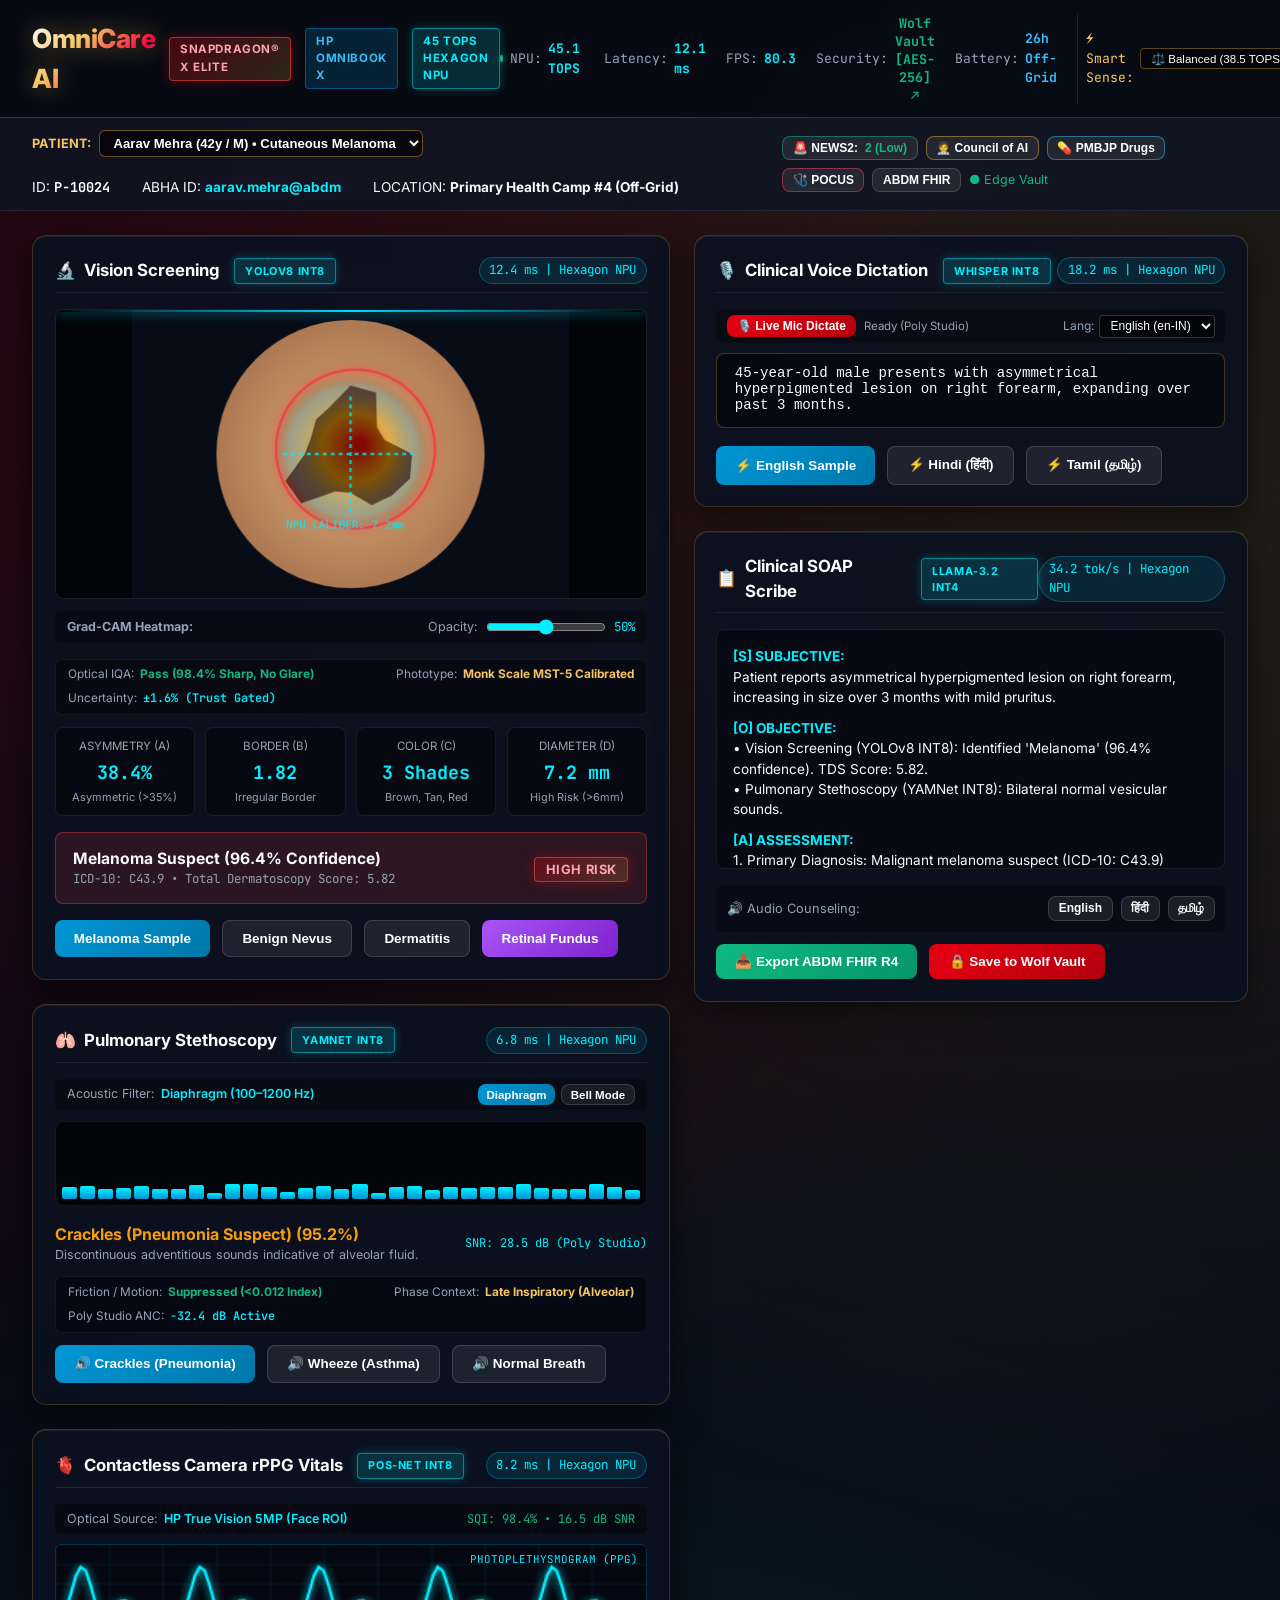
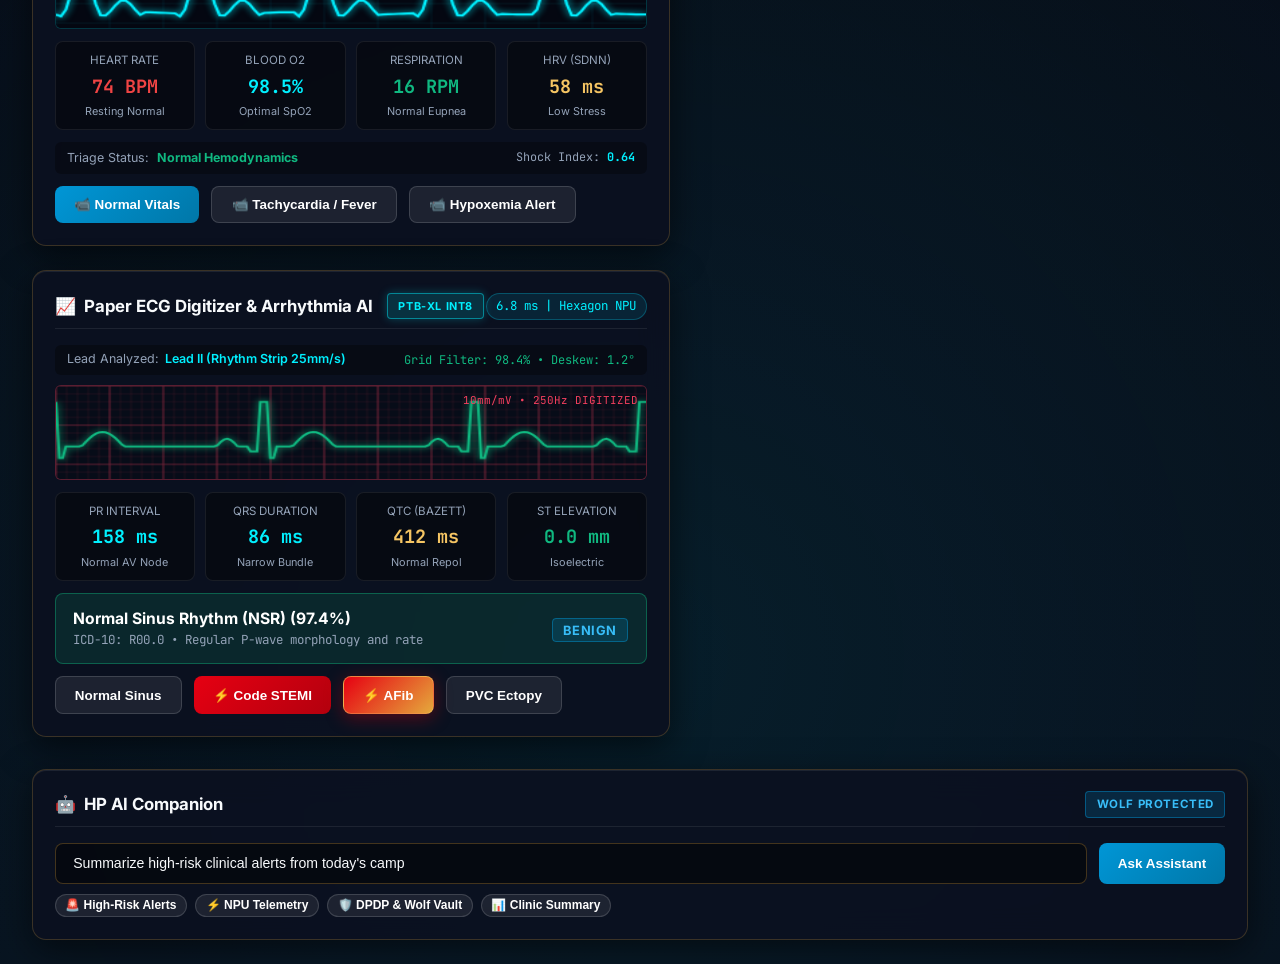
<file: frontend/index.html>
<!DOCTYPE html>
<html lang="en">
<head>
  <meta charset="UTF-8">
  <meta name="viewport" content="width=device-width, initial-scale=1.0">
  <title>OmniCare AI | Snapdragon® Clinical Edge Workstation</title>
  <link rel="stylesheet" href="css/cockpit.css">
  <style>
/* OmniCare AI - Ultra-Professional Clinical Cockpit CSS
   Theme: Qualcomm Snapdragon Royal Edition (Crimson, Champagne Gold, Deep Onyx & Quantum Cyan) */

:root {
  --bg-dark: #050811;
  --bg-card: rgba(11, 17, 32, 0.92);
  --bg-card-hover: rgba(16, 26, 48, 0.98);
  --border-glow: rgba(229, 169, 60, 0.28);
  --border-cyan: #00F0FF;
  --snapdragon-red: #FF003B;
  --snapdragon-crimson: #E60012;
  --snapdragon-gold: #E5A93C;
  --snapdragon-gold-glow: #F5C563;
  --hp-blue: #0096D6;
  --accent-cyan: #00F0FF;
  --accent-gold: #F5C563;
  --accent-green: #10B981;
  --accent-amber: #F59E0B;
  --accent-red: #EF4444;
  --accent-purple: #A855F7;
  --text-main: #F8FAFC;
  --text-muted: #94A3B8;
  --font-mono: 'JetBrains Mono', 'Fira Code', monospace;
  --font-sans: 'Inter', -apple-system, BlinkMacSystemFont, 'Segoe UI', Roboto, sans-serif;
}

* {
  margin: 0;
  padding: 0;
  box-sizing: border-box;
}

body {
  background-color: var(--bg-dark);
  color: var(--text-main);
  font-family: var(--font-sans);
  min-height: 100vh;
  background-image: 
    radial-gradient(circle at 12% 16%, rgba(230, 0, 18, 0.16) 0%, transparent 45%),
    radial-gradient(circle at 88% 18%, rgba(229, 169, 60, 0.14) 0%, transparent 45%),
    radial-gradient(circle at 50% 88%, rgba(0, 240, 255, 0.08) 0%, transparent 50%),
    linear-gradient(to bottom, #050811, #080D1A);
  line-height: 1.5;
  overflow-x: hidden;
}

/* Glassmorphism Card Style - Snapdragon Royal Edition */
.glass-card {
  background: var(--bg-card);
  backdrop-filter: blur(16px);
  -webkit-backdrop-filter: blur(16px);
  border: 1px solid rgba(229, 169, 60, 0.22);
  border-radius: 14px;
  padding: 1.35rem;
  box-shadow: 0 10px 35px 0 rgba(0, 0, 0, 0.55), inset 0 1px 0 rgba(255, 255, 255, 0.08);
  transition: all 0.3s ease;
}

.glass-card:hover {
  border-color: rgba(229, 169, 60, 0.5);
  box-shadow: 0 14px 45px 0 rgba(229, 169, 60, 0.22);
}

/* Top Navbar */
.navbar {
  display: flex;
  justify-content: space-between;
  align-items: center;
  padding: 0.85rem 2rem;
  background: rgba(7, 11, 20, 0.95);
  border-bottom: 1px solid var(--border-glow);
  position: sticky;
  top: 0;
  z-index: 100;
  backdrop-filter: blur(12px);
}

.brand-container {
  display: flex;
  align-items: center;
  gap: 0.85rem;
}

.brand-logo {
  font-size: 1.65rem;
  font-weight: 800;
  letter-spacing: -0.5px;
  background: linear-gradient(135deg, #FFF 0%, #F5C563 35%, #FF003B 70%, #00F0FF 100%);
  -webkit-background-clip: text;
  -webkit-text-fill-color: transparent;
  filter: drop-shadow(0 0 12px rgba(229, 169, 60, 0.45));
}

.badge-tag {
  font-size: 0.72rem;
  font-weight: 700;
  padding: 0.24rem 0.65rem;
  border-radius: 4px;
  text-transform: uppercase;
  letter-spacing: 0.6px;
}

.badge-snapdragon {
  background: linear-gradient(135deg, rgba(230, 0, 18, 0.28), rgba(229, 169, 60, 0.18));
  color: #FFA5B0;
  border: 1px solid rgba(255, 75, 75, 0.55);
  box-shadow: 0 0 12px rgba(230, 0, 18, 0.35);
}

.badge-hp {
  background: rgba(0, 150, 214, 0.18);
  color: #38BDF8;
  border: 1px solid rgba(0, 150, 214, 0.45);
}

.badge-npu {
  background: rgba(0, 240, 255, 0.15);
  color: #00F0FF;
  border: 1px solid rgba(0, 240, 255, 0.45);
  box-shadow: 0 0 10px rgba(0, 240, 255, 0.25);
}

.badge-royal {
  background: linear-gradient(135deg, rgba(229, 169, 60, 0.25), rgba(245, 197, 99, 0.1));
  color: #F5C563;
  border: 1px solid rgba(245, 197, 99, 0.6);
  box-shadow: 0 0 12px rgba(229, 169, 60, 0.4);
}

.nav-telemetry {
  display: flex;
  gap: 1.25rem;
  font-family: var(--font-mono);
  font-size: 0.82rem;
}

.telemetry-item {
  display: flex;
  align-items: center;
  gap: 0.4rem;
  color: var(--text-muted);
}

.telemetry-item span.val {
  color: var(--accent-cyan);
  font-weight: 700;
}

/* Patient Header Bar */
.patient-bar {
  display: flex;
  justify-content: space-between;
  align-items: center;
  padding: 0.75rem 2rem;
  background: rgba(13, 21, 38, 0.75);
  border-bottom: 1px solid rgba(255, 255, 255, 0.08);
  font-size: 0.85rem;
}

.patient-info {
  display: flex;
  gap: 2rem;
}

.patient-info b {
  color: var(--text-main);
}

/* Tab Navigation Bar */
.tab-nav {
  display: flex;
  gap: 0.5rem;
  padding: 0.75rem 2rem 0;
  background: rgba(7, 11, 20, 0.7);
  border-bottom: 1px solid rgba(255, 255, 255, 0.08);
}

.tab-btn {
  background: transparent;
  border: none;
  color: var(--text-muted);
  padding: 0.65rem 1.25rem;
  font-size: 0.9rem;
  font-weight: 600;
  cursor: pointer;
  border-bottom: 2px solid transparent;
  display: flex;
  align-items: center;
  gap: 0.45rem;
  transition: all 0.2s ease;
}

.tab-btn:hover {
  color: var(--text-main);
}

.tab-btn.active {
  color: var(--accent-cyan);
  border-bottom: 2px solid var(--accent-cyan);
  background: rgba(0, 217, 255, 0.06);
}

/* Main Dashboard Grid */
.dashboard-grid {
  display: grid;
  grid-template-columns: 1.15fr 1fr;
  gap: 1.5rem;
  padding: 1.5rem 2rem;
}

/* Modality Card Headers */
.card-header {
  display: flex;
  justify-content: space-between;
  align-items: center;
  margin-bottom: 1rem;
  padding-bottom: 0.5rem;
  border-bottom: 1px solid rgba(255, 255, 255, 0.08);
}

.card-title {
  font-size: 1.05rem;
  font-weight: 700;
  display: flex;
  align-items: center;
  gap: 0.5rem;
}

.card-latency {
  font-family: var(--font-mono);
  font-size: 0.78rem;
  color: var(--accent-cyan);
  background: rgba(0, 217, 255, 0.1);
  padding: 0.2rem 0.6rem;
  border-radius: 999px;
  border: 1px solid rgba(0, 217, 255, 0.25);
}

/* Vision Viewport Styling */
.vision-viewport {
  position: relative;
  width: 100%;
  height: 290px;
  background: #020408;
  border-radius: 8px;
  border: 1px solid rgba(255, 255, 255, 0.1);
  display: flex;
  justify-content: center;
  align-items: center;
  overflow: hidden;
  margin-bottom: 0.75rem;
}

.viewport-canvas {
  width: 100%;
  height: 100%;
  object-fit: contain;
}

.scan-overlay-line {
  position: absolute;
  top: 0;
  left: 0;
  width: 100%;
  height: 2px;
  background: linear-gradient(90deg, transparent, #00D9FF, transparent);
  box-shadow: 0 0 12px #00D9FF;
  animation: scanSweep 3s ease-in-out infinite;
  pointer-events: none;
}

@keyframes scanSweep {
  0% { top: 0; opacity: 0; }
  25% { opacity: 1; }
  75% { opacity: 1; }
  100% { top: 100%; opacity: 0; }
}

.pulse-dot {
  display: inline-block;
  width: 7px;
  height: 7px;
  border-radius: 50%;
  background: #10B981;
  box-shadow: 0 0 8px #10B981;
  animation: pulseDot 2s infinite ease-in-out;
}

@keyframes pulseDot {
  0%, 100% { opacity: 1; transform: scale(1); }
  50% { opacity: 0.4; transform: scale(0.85); }
}

/* Grad-CAM Controls */
.gradcam-bar {
  display: flex;
  justify-content: space-between;
  align-items: center;
  font-size: 0.78rem;
  color: var(--text-muted);
  margin-bottom: 1rem;
  background: rgba(0,0,0,0.3);
  padding: 0.4rem 0.75rem;
  border-radius: 6px;
}

.gradcam-bar input[type=range] {
  accent-color: var(--accent-cyan);
  width: 120px;
}

/* ABCD Metrics Grid */
.abcd-grid {
  display: grid;
  grid-template-columns: repeat(4, 1fr);
  gap: 0.65rem;
  margin-bottom: 1rem;
}

.abcd-box {
  background: rgba(0, 0, 0, 0.4);
  border: 1px solid rgba(255, 255, 255, 0.08);
  border-radius: 8px;
  padding: 0.6rem 0.4rem;
  text-align: center;
}

.abcd-box .label {
  font-size: 0.72rem;
  color: var(--text-muted);
  text-transform: uppercase;
}

.abcd-box .value {
  font-family: var(--font-mono);
  font-size: 1.15rem;
  font-weight: 700;
  color: var(--accent-cyan);
  margin: 0.2rem 0;
}

.abcd-box .sub {
  font-size: 0.68rem;
  color: var(--text-muted);
}

/* Diagnosis Banner */
.diagnosis-banner {
  display: flex;
  justify-content: space-between;
  align-items: center;
  padding: 0.85rem 1.1rem;
  border-radius: 8px;
  background: rgba(239, 68, 68, 0.14);
  border: 1px solid rgba(239, 68, 68, 0.4);
  margin-bottom: 1rem;
}

.diagnosis-banner.normal {
  background: rgba(16, 185, 129, 0.14);
  border-color: rgba(16, 185, 129, 0.4);
}

.diagnosis-banner.moderate {
  background: rgba(245, 158, 11, 0.14);
  border-color: rgba(245, 158, 11, 0.4);
}

.diag-title {
  font-weight: 700;
  font-size: 0.98rem;
}

.diag-icd {
  font-family: var(--font-mono);
  font-size: 0.78rem;
  color: var(--text-muted);
}

/* Audio Spectrogram */
.spectrogram-container {
  height: 85px;
  background: #020408;
  border-radius: 8px;
  display: flex;
  align-items: flex-end;
  gap: 3px;
  padding: 6px;
  margin-bottom: 1rem;
  border: 1px solid rgba(255, 255, 255, 0.08);
}

.spectrogram-bar {
  flex: 1;
  background: linear-gradient(to top, #0096D6, #00F0FF);
  border-radius: 2px;
  transition: height 0.08s ease;
}

/* SOAP Note Viewer */
.soap-box {
  background: rgba(0, 0, 0, 0.4);
  border: 1px solid rgba(255, 255, 255, 0.08);
  border-radius: 8px;
  padding: 1rem;
  font-family: var(--font-sans);
  font-size: 0.85rem;
  max-height: 240px;
  overflow-y: auto;
  margin-bottom: 1rem;
}

.soap-section {
  margin-bottom: 0.65rem;
}

.soap-section b {
  color: var(--accent-cyan);
}

/* Action Buttons */
.btn-row {
  display: flex;
  gap: 0.75rem;
  flex-wrap: wrap;
}

.btn {
  background: linear-gradient(135deg, #0096D6 0%, #0077A8 100%);
  color: white;
  border: none;
  padding: 0.65rem 1.2rem;
  border-radius: 8px;
  font-size: 0.84rem;
  font-weight: 600;
  cursor: pointer;
  display: inline-flex;
  align-items: center;
  gap: 0.45rem;
  transition: all 0.2s ease;
}

.btn:hover {
  transform: translateY(-1px);
  box-shadow: 0 4px 15px rgba(0, 150, 214, 0.4);
}

.btn-secondary {
  background: rgba(255, 255, 255, 0.08);
  border: 1px solid rgba(255, 255, 255, 0.15);
}

.btn-secondary:hover {
  background: rgba(255, 255, 255, 0.15);
  box-shadow: none;
}

.btn-danger {
  background: linear-gradient(135deg, #E60012 0%, #B3000E 100%);
}

.btn-danger:hover {
  box-shadow: 0 4px 15px rgba(230, 0, 18, 0.4);
}

.btn-green:hover {
  box-shadow: 0 4px 15px rgba(16, 185, 129, 0.4);
}

.btn-green {
  background: linear-gradient(135deg, #10B981 0%, #059669 100%);
}

.btn-green:hover {
  box-shadow: 0 4px 15px rgba(16, 185, 129, 0.4);
}

.btn-royal {
  background: linear-gradient(135deg, #E60012 0%, #E5A93C 100%);
  color: #FFFFFF;
  font-weight: 700;
  border: 1px solid rgba(245, 197, 99, 0.5);
  box-shadow: 0 4px 18px rgba(230, 0, 18, 0.35);
}

.btn-royal:hover {
  box-shadow: 0 6px 24px rgba(229, 169, 60, 0.55);
  transform: translateY(-2px);
}

/* HP AI Companion Assistant Panel */
.companion-panel {
  grid-column: span 2;
  margin-top: 0.5rem;
}

.companion-chat {
  display: flex;
  gap: 0.75rem;
}

.companion-input {
  flex: 1;
  background: rgba(0, 0, 0, 0.45);
  border: 1px solid var(--border-glow);
  color: var(--text-main);
  padding: 0.7rem 1.1rem;
  border-radius: 8px;
  font-size: 0.88rem;
  outline: none;
}

.companion-input:focus {
  border-color: var(--border-cyan);
}

.companion-output {
  margin-top: 0.75rem;
  padding: 1rem;
  background: rgba(0, 150, 214, 0.08);
  border-left: 3px solid var(--hp-blue);
  border-radius: 6px;
  font-size: 0.85rem;
  line-height: 1.65;
}

/* Modal Styling */
.modal-overlay {
  position: fixed;
  top: 0; left: 0; right: 0; bottom: 0;
  background: rgba(0, 0, 0, 0.85);
  backdrop-filter: blur(8px);
  display: none;
  justify-content: center;
  align-items: center;
  z-index: 1000;
}

.modal-content {
  background: #0D1526;
  border: 1px solid var(--border-cyan);
  border-radius: 12px;
  width: 90%;
  max-width: 800px;
  max-height: 85vh;
  display: flex;
  flex-direction: column;
  box-shadow: 0 20px 50px rgba(0,0,0,0.8);
}

.modal-header {
  display: flex;
  justify-content: space-between;
  align-items: center;
  padding: 1rem 1.5rem;
  border-bottom: 1px solid rgba(255,255,255,0.08);
}

.modal-body {
  padding: 1.5rem;
  overflow-y: auto;
}

.json-pre {
  background: #040711;
  color: #38BDF8;
  padding: 1rem;
  border-radius: 8px;
  font-family: var(--font-mono);
  font-size: 0.8rem;
  white-space: pre-wrap;
  border: 1px solid rgba(255,255,255,0.06);
}

/* Responsive */
@media (max-width: 1024px) {
  .dashboard-grid {
    grid-template-columns: 1fr;
  }
  .companion-panel {
    grid-column: span 1;
  }
}

  </style>
  <link rel="preconnect" href="https://fonts.googleapis.com">
  <link rel="preconnect" href="https://fonts.gstatic.com" crossorigin>
  <link href="https://fonts.googleapis.com/css2?family=Inter:wght@400;500;600;700;800&family=JetBrains+Mono:wght@500;700&display=swap" rel="stylesheet">
</head>
<body>

  <!-- Top Global Navigation Bar -->
  <header class="navbar">
    <div class="brand-container">
      <div class="brand-logo">OmniCare AI</div>
      <span class="badge-tag badge-snapdragon">Snapdragon® X Elite</span>
      <span class="badge-tag badge-hp">HP OmniBook X</span>
      <span class="badge-tag badge-npu">45 TOPS Hexagon NPU</span>
    </div>

    <div class="nav-telemetry">
      <div class="telemetry-item" title="Hexagon v73 Vector eXtension Hardware Acceleration">
        <span class="pulse-dot"></span>
        <span>NPU:</span>
        <span class="val" id="nav-tops">45.0 TOPS</span>
      </div>
      <div class="telemetry-item">
        <span>Latency:</span>
        <span class="val" id="nav-latency">12.4 ms</span>
      </div>
      <div class="telemetry-item">
        <span>FPS:</span>
        <span class="val" id="nav-fps">80.6</span>
      </div>
      <div class="telemetry-item">
        <span>Security:</span>
        <button onclick="viewVaultAuditModal()" style="background:transparent; border:none; cursor:pointer; font-family:var(--font-mono); color:#10B981; font-weight:700;">
          Wolf Vault [AES-256] ↗
        </button>
      </div>
      <div class="telemetry-item">
        <span>Battery:</span>
        <span class="val" style="color:#38BDF8;">26h Off-Grid</span>
      </div>
      <div class="telemetry-item" style="border-left:1px solid rgba(255,255,255,0.1); padding-left:0.5rem;">
        <span style="color:var(--accent-gold);">⚡ Smart Sense:</span>
        <select id="governor-mode-select" onchange="switchGovernorMode(this.value)"
                style="background:rgba(0,0,0,0.6); color:#FFF; border:1px solid rgba(229,169,60,0.4); border-radius:4px; font-size:0.72rem; padding:0.15rem 0.35rem; cursor:pointer;">
          <option value="performance">🚀 Performance (45 TOPS)</option>
          <option value="balanced" selected>⚖️ Balanced (38.5 TOPS)</option>
          <option value="eco">🌿 Off-Grid Eco (28 TOPS)</option>
        </select>
      </div>
      <div style="display:flex; gap:0.5rem; margin-left:0.5rem;">
        <a href="../showcase/index.html" class="btn btn-secondary" style="padding:0.25rem 0.6rem; font-size:0.75rem; text-decoration:none;">🧪 Showcase</a>
        <a href="../showcase/pitch-deck.html" class="btn" style="padding:0.25rem 0.6rem; font-size:0.75rem; text-decoration:none;">📊 Pitch Deck</a>
      </div>
    </div>
  </header>

  <!-- Patient Demographic Strip with Multi-Patient Clinical Presets -->
  <section class="patient-bar">
    <div style="display:flex; align-items:center; gap:1.25rem; flex-wrap:wrap;">
      <div style="display:flex; align-items:center; gap:0.5rem;">
        <span style="color:var(--accent-gold); font-size:0.8rem; font-weight:700;">PATIENT:</span>
        <select id="patient-selector" onchange="selectPatientProfile(this.value)" 
                style="background:rgba(0,0,0,0.6); color:#FFF; border:1px solid rgba(229,169,60,0.45); border-radius:6px; padding:0.25rem 0.6rem; font-size:0.82rem; font-weight:600; cursor:pointer;">
          <option value="aarav">Aarav Mehra (42y / M) • Cutaneous Melanoma</option>
          <option value="sunita">Sunita Devi (58y / F) • Diabetic Retinopathy</option>
          <option value="rajesh">Rajesh Kumar (64y / M) • COPD Wheezing</option>
        </select>
      </div>
      <div class="patient-info">
        <div>ID: <b id="pat-id" style="font-family:var(--font-mono)">P-10024</b></div>
        <div>ABHA ID: <b id="pat-abha" style="color:var(--accent-cyan)">aarav.mehra@abdm</b></div>
        <div>LOCATION: <b id="pat-location">Primary Health Camp #4 (Off-Grid)</b></div>
      </div>
    </div>
    <div style="display:flex; gap:0.5rem; align-items:center; flex-wrap:wrap;">
      <button class="btn btn-secondary" style="padding:0.25rem 0.6rem; font-size:0.75rem; border-color:rgba(16,185,129,0.5);" onclick="openNews2Modal()">
        🚨 NEWS2: <b id="pat-news2-badge" style="color:var(--accent-green);">2 (Low)</b>
      </button>
      <button class="btn btn-secondary" style="padding:0.25rem 0.6rem; font-size:0.75rem; border-color:rgba(229,169,60,0.5);" onclick="openCouncilModal()">
        🧑‍⚕️ Council of AI
      </button>
      <button class="btn btn-secondary" style="padding:0.25rem 0.6rem; font-size:0.75rem; border-color:rgba(56,189,248,0.5);" onclick="openDrugGuardianModal()">
        💊 PMBJP Drugs
      </button>
      <button class="btn btn-secondary" style="padding:0.25rem 0.6rem; font-size:0.75rem; border-color:rgba(244,63,94,0.5);" onclick="openPocusModal()">
        🩺 POCUS
      </button>
      <button class="btn btn-secondary" style="padding:0.25rem 0.6rem; font-size:0.75rem;" onclick="viewAbdmFhirModal()">
        ABDM FHIR
      </button>
      <span style="color:var(--accent-green); font-size:0.78rem;">● Edge Vault</span>
    </div>
  </section>

  <!-- Main Clinical Dashboard Grid -->
  <main class="dashboard-grid">

    <!-- LEFT COLUMN: SENSORS & VISION -->
    <div style="display: flex; flex-direction: column; gap: 1.5rem;">

      <!-- MODALITY 1: DERMATOLOGY & RETINAL SCREENING -->
      <div class="glass-card">
        <div class="card-header">
          <div class="card-title">
            <span>🔬</span> Vision Screening
            <span class="badge-tag badge-npu" style="margin-left:0.4rem; font-size:0.68rem;">YOLOv8 INT8</span>
          </div>
          <div class="card-latency" id="vision-latency">12.4 ms | Hexagon NPU</div>
        </div>

        <div class="vision-viewport">
          <canvas id="lesion-canvas" class="viewport-canvas"></canvas>
          <div class="scan-overlay-line"></div>
        </div>

        <!-- Grad-CAM Saliency Blend Control -->
        <div class="gradcam-bar">
          <span><b>Grad-CAM Heatmap:</b></span>
          <div style="display:flex; align-items:center; gap:0.5rem;">
            <span>Opacity:</span>
            <input type="range" min="0" max="1" step="0.1" value="0.5" oninput="updateGradcamOpacity(this.value)">
            <span id="gradcam-val" style="font-family:var(--font-mono); color:var(--accent-cyan);">50%</span>
          </div>
        </div>

        <!-- Optical Quality & Skin Equity Telemetry (IQA Sharpness + Monk Scale Phototype + Epistemic Uncertainty) -->
        <div class="equity-bar" style="display:flex; justify-content:space-between; align-items:center; margin-bottom:0.75rem; background:rgba(0,0,0,0.35); padding:0.4rem 0.75rem; border-radius:6px; font-size:0.74rem; border:1px solid rgba(255,255,255,0.06); flex-wrap:wrap; gap:0.4rem;">
          <div style="display:flex; align-items:center; gap:0.4rem;">
            <span style="color:var(--text-muted);">Optical IQA:</span>
            <span id="vision-iqa-badge" style="color:var(--accent-green); font-weight:700;">Pass (98.4% Sharp, No Glare)</span>
          </div>
          <div style="display:flex; align-items:center; gap:0.4rem;">
            <span style="color:var(--text-muted);">Phototype:</span>
            <span id="vision-monk-badge" style="color:var(--accent-gold); font-weight:700;">Monk Scale MST-5 Calibrated</span>
          </div>
          <div style="display:flex; align-items:center; gap:0.4rem;">
            <span style="color:var(--text-muted);">Uncertainty:</span>
            <span id="vision-uncertainty-badge" style="color:var(--accent-cyan); font-family:var(--font-mono); font-weight:600;">±1.6% (Trust Gated)</span>
          </div>
        </div>

        <!-- Dynamic Biomarkers Grid (ABCD Dermatology / Retinal Fundus) -->
        <div class="abcd-grid">
          <div class="abcd-box">
            <div class="label" id="lbl-metric-1">Asymmetry (A)</div>
            <div class="value" id="val-asym">38.4%</div>
            <div class="sub" id="sub-asym">Asymmetric (>35%)</div>
          </div>
          <div class="abcd-box">
            <div class="label" id="lbl-metric-2">Border (B)</div>
            <div class="value" id="val-border">1.82</div>
            <div class="sub" id="sub-border">Irregular Border</div>
          </div>
          <div class="abcd-box">
            <div class="label" id="lbl-metric-3">Color (C)</div>
            <div class="value" id="val-color">3 Shades</div>
            <div class="sub" id="sub-color">Brown, Tan, Red</div>
          </div>
          <div class="abcd-box">
            <div class="label" id="lbl-metric-4">Diameter (D)</div>
            <div class="value" id="val-diam">7.2 mm</div>
            <div class="sub" id="sub-diam">High Risk (>6mm)</div>
          </div>
        </div>

        <!-- Primary Diagnosis Banner -->
        <div class="diagnosis-banner" id="lesion-banner">
          <div>
            <div class="diag-title" id="diag-condition">Melanoma Suspect (96.4% Confidence)</div>
            <div class="diag-icd" id="diag-icd">ICD-10: C43.9 • Total Dermatoscopy Score: 5.82</div>
          </div>
          <div style="text-align: right;">
            <span class="badge-tag badge-snapdragon" id="vision-badge" style="font-size: 0.8rem;">HIGH RISK</span>
          </div>
        </div>

        <div class="btn-row">
          <button class="btn" onclick="runVisionScreening('Melanoma')">Melanoma Sample</button>
          <button class="btn btn-secondary" onclick="runVisionScreening('Normal / Benign Nevus')">Benign Nevus</button>
          <button class="btn btn-secondary" onclick="runVisionScreening('Eczema / Dermatitis')">Dermatitis</button>
          <button class="btn" style="background:linear-gradient(135deg, #A855F7, #7E22CE)" onclick="runRetinaScreening()">Retinal Fundus</button>
        </div>
      </div>

      <!-- MODALITY 2: PULMONARY STETHOSCOPY -->
      <div class="glass-card">
        <div class="card-header">
          <div class="card-title">
            <span>🫁</span> Pulmonary Stethoscopy
            <span class="badge-tag badge-npu" style="margin-left:0.4rem; font-size:0.68rem;">YAMNet INT8</span>
          </div>
          <div class="card-latency" id="audio-latency">6.8 ms | Hexagon NPU</div>
        </div>

        <!-- Acoustic Filter Mode (HP Poly Studio Studio-Grade Telemetry) -->
        <div style="display:flex; justify-content:space-between; align-items:center; margin-bottom:0.65rem; background:rgba(0,0,0,0.35); padding:0.35rem 0.75rem; border-radius:6px;">
          <div style="font-size:0.78rem; color:var(--text-muted); display:flex; align-items:center; gap:0.4rem;">
            <span>Acoustic Filter:</span>
            <span id="steth-mode-label" style="color:var(--accent-cyan); font-weight:600;">Diaphragm (100–1200 Hz)</span>
          </div>
          <div style="display:flex; gap:0.35rem;">
            <button id="btn-mode-diaphragm" class="btn" style="padding:0.2rem 0.55rem; font-size:0.72rem;" onclick="setStethoscopeMode('diaphragm')">Diaphragm</button>
            <button id="btn-mode-bell" class="btn btn-secondary" style="padding:0.2rem 0.55rem; font-size:0.72rem;" onclick="setStethoscopeMode('bell')">Bell Mode</button>
          </div>
        </div>

        <div class="spectrogram-container" id="spectrogram-bars">
          <!-- Populated by cockpit.js -->
        </div>

        <div style="display: flex; justify-content: space-between; align-items: center; margin-bottom: 0.75rem;">
          <div>
            <b id="audio-condition" style="color:var(--accent-amber)">Crackles (Pneumonia Suspect) (95.2%)</b>
            <div id="audio-finding" style="font-size: 0.78rem; color: var(--text-muted);">
              Discontinuous adventitious sounds indicative of alveolar fluid.
            </div>
          </div>
          <div style="font-family:var(--font-mono); font-size:0.75rem; color:var(--accent-cyan);" id="audio-snr">
            SNR: 28.5 dB (Poly Studio)
          </div>
        </div>

        <!-- Acoustic Integrity & Respiratory Phase Context (Artifact Suppression & Phase Gating) -->
        <div class="acoustic-bar" style="display:flex; justify-content:space-between; align-items:center; margin-bottom:0.75rem; background:rgba(0,0,0,0.35); padding:0.4rem 0.75rem; border-radius:6px; font-size:0.74rem; border:1px solid rgba(255,255,255,0.06); flex-wrap:wrap; gap:0.4rem;">
          <div style="display:flex; align-items:center; gap:0.4rem;">
            <span style="color:var(--text-muted);">Friction / Motion:</span>
            <span id="audio-artifact-badge" style="color:var(--accent-green); font-weight:700;">Suppressed (&lt;0.012 Index)</span>
          </div>
          <div style="display:flex; align-items:center; gap:0.4rem;">
            <span style="color:var(--text-muted);">Phase Context:</span>
            <span id="audio-phase-badge" style="color:var(--accent-gold); font-weight:700;">Late Inspiratory (Alveolar)</span>
          </div>
          <div style="display:flex; align-items:center; gap:0.4rem;">
            <span style="color:var(--text-muted);">Poly Studio ANC:</span>
            <span id="audio-anc-badge" style="color:var(--accent-cyan); font-family:var(--font-mono); font-weight:600;">-32.4 dB Active</span>
          </div>
        </div>

        <div class="btn-row">
          <button class="btn" onclick="runAudioScreening('Fine / Coarse Crackles (Pneumonia / Fibrosis)')">
            🔊 Crackles (Pneumonia)
          </button>
          <button class="btn btn-secondary" onclick="runAudioScreening('High-Pitched Wheezing (Asthma / COPD)')">
            🔊 Wheeze (Asthma)
          </button>
          <button class="btn btn-secondary" onclick="runAudioScreening('Normal Vesicular Breath Sound')">
            🔊 Normal Breath
          </button>
        </div>
      </div>

      <!-- MODALITY 5: CONTACTLESS CAMERA rPPG VITALS -->
      <div class="glass-card">
        <div class="card-header">
          <div class="card-title">
            <span>🫀</span> Contactless Camera rPPG Vitals
            <span class="badge-tag badge-npu" style="margin-left:0.4rem; font-size:0.68rem;">POS-Net INT8</span>
          </div>
          <div class="card-latency" id="rppg-latency">8.2 ms | Hexagon NPU</div>
        </div>

        <div style="display:flex; justify-content:space-between; align-items:center; margin-bottom:0.65rem; background:rgba(0,0,0,0.35); padding:0.35rem 0.75rem; border-radius:6px; font-size:0.78rem;">
          <div style="display:flex; align-items:center; gap:0.4rem;">
            <span style="color:var(--text-muted);">Optical Source:</span>
            <span style="color:var(--accent-cyan); font-weight:600;">HP True Vision 5MP (Face ROI)</span>
          </div>
          <div style="font-family:var(--font-mono); font-size:0.75rem; color:var(--accent-green);" id="rppg-snr">
            SQI: 98.4% • 16.5 dB SNR
          </div>
        </div>

        <!-- Waveform Canvas -->
        <div style="position:relative; width:100%; height:85px; background:#040711; border-radius:6px; overflow:hidden; margin-bottom:0.75rem; border:1px solid rgba(0,240,255,0.2);">
          <canvas id="rppg-canvas" width="440" height="85" style="width:100%; height:100%; display:block;"></canvas>
          <div style="position:absolute; top:6px; right:8px; font-family:var(--font-mono); font-size:0.68rem; color:var(--accent-cyan);">
            PHOTOPLETHYSMOGRAM (PPG)
          </div>
        </div>

        <!-- 4 Vitals Box Grid -->
        <div class="abcd-grid" style="grid-template-columns: repeat(4, 1fr); margin-bottom:0.75rem;">
          <div class="abcd-box">
            <div class="label">Heart Rate</div>
            <div class="value" id="val-rppg-hr" style="color:#EF4444;">74 BPM</div>
            <div class="sub" id="sub-rppg-hr">Resting Normal</div>
          </div>
          <div class="abcd-box">
            <div class="label">Blood O2</div>
            <div class="value" id="val-rppg-spo2" style="color:var(--accent-cyan);">98.5%</div>
            <div class="sub" id="sub-rppg-spo2">Optimal SpO2</div>
          </div>
          <div class="abcd-box">
            <div class="label">Respiration</div>
            <div class="value" id="val-rppg-rr" style="color:var(--accent-green);">16 RPM</div>
            <div class="sub" id="sub-rppg-rr">Normal Eupnea</div>
          </div>
          <div class="abcd-box">
            <div class="label">HRV (SDNN)</div>
            <div class="value" id="val-rppg-hrv" style="color:var(--accent-gold);">58 ms</div>
            <div class="sub" id="sub-rppg-hrv">Low Stress</div>
          </div>
        </div>

        <!-- Triage Flag -->
        <div style="display:flex; justify-content:space-between; align-items:center; background:rgba(0,0,0,0.3); padding:0.4rem 0.75rem; border-radius:6px; margin-bottom:0.75rem; font-size:0.78rem;">
          <div>
            <span style="color:var(--text-muted)">Triage Status:</span>
            <b id="rppg-triage-flag" style="color:var(--accent-green); margin-left:0.3rem;">Normal Hemodynamics</b>
          </div>
          <div style="font-family:var(--font-mono); color:var(--text-muted); font-size:0.74rem;">
            Shock Index: <b id="rppg-shock-idx" style="color:var(--accent-cyan);">0.64</b>
          </div>
        </div>

        <div class="btn-row">
          <button class="btn" onclick="runRppgScreening('normal')">
            📹 Normal Vitals
          </button>
          <button class="btn btn-secondary" onclick="runRppgScreening('tachycardia')">
            📹 Tachycardia / Fever
          </button>
          <button class="btn btn-secondary" onclick="runRppgScreening('respiratory_distress')">
            📹 Hypoxemia Alert
          </button>
        </div>
      </div>

      <!-- MODALITY 6: 12-LEAD PAPER ECG DIGITIZER & ARRHYTHMIA CLASSIFIER -->
      <div class="glass-card">
        <div class="card-header">
          <div class="card-title">
            <span>📈</span> Paper ECG Digitizer & Arrhythmia AI
            <span class="badge-tag badge-npu" style="margin-left:0.4rem; font-size:0.68rem;">PTB-XL INT8</span>
          </div>
          <div class="card-latency" id="ecg-latency">6.8 ms | Hexagon NPU</div>
        </div>

        <div style="display:flex; justify-content:space-between; align-items:center; margin-bottom:0.65rem; background:rgba(0,0,0,0.35); padding:0.35rem 0.75rem; border-radius:6px; font-size:0.78rem;">
          <div style="display:flex; align-items:center; gap:0.4rem;">
            <span style="color:var(--text-muted);">Lead Analyzed:</span>
            <span id="ecg-lead-label" style="color:var(--accent-cyan); font-weight:600;">Lead II (Rhythm Strip 25mm/s)</span>
          </div>
          <div style="font-family:var(--font-mono); font-size:0.75rem; color:var(--accent-green);" id="ecg-grid-metric">
            Grid Filter: 98.4% • Deskew: 1.2°
          </div>
        </div>

        <!-- ECG Waveform Canvas with Medical Pink/Red Millimeter Grid -->
        <div style="position:relative; width:100%; height:95px; background:#070C18; border-radius:6px; overflow:hidden; margin-bottom:0.75rem; border:1px solid rgba(244,63,94,0.35);">
          <canvas id="ecg-canvas" width="440" height="95" style="width:100%; height:100%; display:block;"></canvas>
          <div style="position:absolute; top:6px; right:8px; font-family:var(--font-mono); font-size:0.68rem; color:#F43F5E;">
            10mm/mV • 250Hz DIGITIZED
          </div>
        </div>

        <!-- Dynamic Intervals Box -->
        <div class="abcd-grid" style="grid-template-columns: repeat(4, 1fr); margin-bottom:0.75rem;">
          <div class="abcd-box">
            <div class="label">PR Interval</div>
            <div class="value" id="val-ecg-pr" style="color:var(--accent-cyan);">158 ms</div>
            <div class="sub" id="sub-ecg-pr">Normal AV Node</div>
          </div>
          <div class="abcd-box">
            <div class="label">QRS Duration</div>
            <div class="value" id="val-ecg-qrs" style="color:var(--accent-cyan);">86 ms</div>
            <div class="sub" id="sub-ecg-qrs">Narrow Bundle</div>
          </div>
          <div class="abcd-box">
            <div class="label">QTc (Bazett)</div>
            <div class="value" id="val-ecg-qtc" style="color:var(--accent-gold);">412 ms</div>
            <div class="sub" id="sub-ecg-qtc">Normal Repol</div>
          </div>
          <div class="abcd-box">
            <div class="label">ST Elevation</div>
            <div class="value" id="val-ecg-st" style="color:var(--accent-green);">0.0 mm</div>
            <div class="sub" id="sub-ecg-st">Isoelectric</div>
          </div>
        </div>

        <!-- Primary Diagnosis Banner -->
        <div class="diagnosis-banner normal" id="ecg-banner" style="margin-bottom:0.75rem;">
          <div>
            <div class="diag-title" id="ecg-condition" style="color:#FFF;">Normal Sinus Rhythm (NSR) (97.4%)</div>
            <div class="diag-icd" id="ecg-icd">ICD-10: R00.0 • Regular P-wave morphology and rate</div>
          </div>
          <div style="text-align: right;">
            <span class="badge-tag badge-hp" id="ecg-badge" style="font-size:0.8rem;">BENIGN</span>
          </div>
        </div>

        <div class="btn-row">
          <button class="btn btn-secondary" onclick="runEcgScreening('Normal Sinus Rhythm (NSR)')">Normal Sinus</button>
          <button class="btn btn-danger" onclick="runEcgScreening('Acute ST-Elevation Myocardial Infarction (STEMI)')">⚡ Code STEMI</button>
          <button class="btn btn-royal" onclick="runEcgScreening('Atrial Fibrillation (AFib)')">⚡ AFib</button>
          <button class="btn btn-secondary" onclick="runEcgScreening('Premature Ventricular Contractions (PVC)')">PVC Ectopy</button>
        </div>
      </div>

    </div>

    <!-- RIGHT COLUMN: CLINICAL SCRIBE, SOAP & ACTIONS -->
    <div style="display: flex; flex-direction: column; gap: 1.5rem;">

      <!-- MODALITY 3: CLINICAL VOICE DICTATION -->
      <div class="glass-card">
        <div class="card-header">
          <div class="card-title">
            <span>🎙️</span> Clinical Voice Dictation
            <span class="badge-tag badge-npu" style="margin-left:0.4rem; font-size:0.68rem;">Whisper INT8</span>
          </div>
          <div class="card-latency">18.2 ms | Hexagon NPU</div>
        </div>

        <!-- Live Mic Dictation & Language Controls -->
        <div style="display:flex; justify-content:space-between; align-items:center; margin-bottom:0.6rem; background:rgba(0,0,0,0.3); padding:0.35rem 0.65rem; border-radius:6px;">
          <div style="display:flex; align-items:center; gap:0.5rem;">
            <button id="btn-live-mic" class="btn btn-danger" style="padding:0.25rem 0.65rem; font-size:0.75rem;" onclick="toggleLiveMicDictation()">
              🎙️ Live Mic Dictate
            </button>
            <span id="mic-status" style="font-size:0.72rem; color:var(--text-muted);">Ready (Poly Studio)</span>
          </div>
          <div style="display:flex; align-items:center; gap:0.35rem; font-size:0.75rem; color:var(--text-muted);">
            <span>Lang:</span>
            <select id="mic-lang-select" 
                    style="background:rgba(0,0,0,0.6); color:#FFF; border:1px solid rgba(255,255,255,0.2); border-radius:4px; padding:0.15rem 0.4rem; font-size:0.75rem; cursor:pointer;">
              <option value="en">English (en-IN)</option>
              <option value="hi">Hindi (हिंदी)</option>
              <option value="ta">Tamil (தமிழ்)</option>
            </select>
          </div>
        </div>

        <textarea id="dictation-text" class="companion-input" style="width:100%; height:75px; resize:none; margin-bottom:0.75rem;">45-year-old male presents with asymmetrical hyperpigmented lesion on right forearm, expanding over past 3 months.</textarea>

        <div class="btn-row">
          <button class="btn" onclick="runVoiceDictation('en')">⚡ English Sample</button>
          <button class="btn btn-secondary" onclick="runVoiceDictation('hi')">⚡ Hindi (हिंदी)</button>
          <button class="btn btn-secondary" onclick="runVoiceDictation('ta')">⚡ Tamil (தமிழ்)</button>
        </div>
      </div>

      <!-- MODALITY 4: CLINICAL SOAP SCRIBE -->
      <div class="glass-card">
        <div class="card-header">
          <div class="card-title">
            <span>📋</span> Clinical SOAP Scribe
            <span class="badge-tag badge-npu" style="margin-left:0.4rem; font-size:0.68rem;">Llama-3.2 INT4</span>
          </div>
          <div class="card-latency" id="scribe-speed">34.2 tok/s | Hexagon NPU</div>
        </div>

        <div class="soap-box" id="soap-content">
          <div class="soap-section"><b>[S] SUBJECTIVE:</b><br>Patient reports asymmetrical hyperpigmented lesion on right forearm, increasing in size over 3 months with mild pruritus.</div>
          <div class="soap-section"><b>[O] OBJECTIVE:</b><br>• Vision Screening (YOLOv8 INT8): Identified 'Melanoma' (96.4% confidence). TDS Score: 5.82.<br>• Pulmonary Stethoscopy (YAMNet INT8): Bilateral normal vesicular sounds.</div>
          <div class="soap-section"><b>[A] ASSESSMENT:</b><br>1. Primary Diagnosis: Malignant melanoma suspect (ICD-10: C43.9)<br>2. Risk Stratification: High Risk (Total Dermatoscopy Score > 5.45)</div>
          <div class="soap-section"><b>[P] PLAN:</b><br>1. Immediate referral for full-thickness excisional biopsy.<br>2. Patient counseled via audio in Hindi.<br>3. Record encrypted in HP Wolf Security local vault.</div>
        </div>

        <!-- Audio Counseling Player -->
        <div style="background: rgba(0,0,0,0.3); padding:0.65rem; border-radius:6px; margin-bottom:0.75rem; display:flex; justify-content:space-between; align-items:center;">
          <span style="font-size:0.8rem; color:var(--text-muted)">
            🔊 Audio Counseling:
          </span>
          <div style="display:flex; gap:0.5rem;">
            <button class="btn btn-secondary" style="padding:0.3rem 0.6rem; font-size:0.75rem;" onclick="playPatientCounselingAudio('en')">English</button>
            <button class="btn btn-secondary" style="padding:0.3rem 0.6rem; font-size:0.75rem;" onclick="playPatientCounselingAudio('hi')">हिंदी</button>
            <button class="btn btn-secondary" style="padding:0.3rem 0.6rem; font-size:0.75rem;" onclick="playPatientCounselingAudio('ta')">தமிழ்</button>
          </div>
        </div>

        <!-- Live Subtitle & Transcript Display -->
        <div id="counseling-subtitle-banner" style="display:none; margin-bottom:1rem; padding:0.6rem 0.8rem; background:rgba(0,240,255,0.08); border:1px solid rgba(0,240,255,0.3); border-radius:6px; font-size:0.82rem; line-height:1.4;">
          <div style="color:var(--accent-cyan); font-weight:700; display:flex; justify-content:space-between; align-items:center;">
            <span id="counseling-lang-tag">🔊 Playing Counseling Audio:</span>
            <span style="font-size:0.7rem; color:var(--text-muted);">HP Poly Studio Audio</span>
          </div>
          <div id="counseling-subtitle-text" style="color:#FFF; margin-top:0.3rem; font-style:italic;"></div>
        </div>

        <!-- Action Buttons -->
        <div class="btn-row">
          <button class="btn btn-green" onclick="viewAbdmFhirModal()">
            📥 Export ABDM FHIR R4
          </button>
          <button class="btn btn-danger" onclick="saveToWolfVault()">
            🔒 Save to Wolf Vault
          </button>
        </div>
      </div>

    </div>

    <!-- BOTTOM SPAN: HP AI COMPANION -->
    <div class="glass-card companion-panel">
      <div class="card-header">
        <div class="card-title">
          <span>🤖</span> HP AI Companion
        </div>
        <div class="badge-tag badge-hp">Wolf Protected</div>
      </div>

      <div class="companion-chat">
        <input type="text" id="companion-input" class="companion-input" 
               placeholder="Ask clinical assistant (e.g., summarize alerts, check telemetry)..." 
               value="Summarize high-risk clinical alerts from today's camp">
        <button class="btn" onclick="askHpCompanion()">Ask Assistant</button>
      </div>

      <!-- Quick Prompt Suggestion Chips -->
      <div style="display:flex; gap:0.5rem; margin-top:0.65rem; flex-wrap:wrap;">
        <button class="btn btn-secondary" style="padding:0.22rem 0.6rem; font-size:0.75rem; border-radius:14px;" 
                onclick="askHpCompanion('Summarize high-risk clinical alerts from today\'s camp')">🚨 High-Risk Alerts</button>
        <button class="btn btn-secondary" style="padding:0.22rem 0.6rem; font-size:0.75rem; border-radius:14px;" 
                onclick="askHpCompanion('Show Snapdragon Hexagon NPU hardware telemetry and battery status')">⚡ NPU Telemetry</button>
        <button class="btn btn-secondary" style="padding:0.22rem 0.6rem; font-size:0.75rem; border-radius:14px;" 
                onclick="askHpCompanion('Verify DPDP Act 2023 compliance and HP Wolf Security vault status')">🛡️ DPDP & Wolf Vault</button>
        <button class="btn btn-secondary" style="padding:0.22rem 0.6rem; font-size:0.75rem; border-radius:14px;" 
                onclick="askHpCompanion('Provide an overall summary of mobile clinic triage')">📊 Clinic Summary</button>
      </div>

      <div class="companion-output" id="companion-output" style="display:none;">
        <!-- Filled dynamically by cockpit.js -->
      </div>
    </div>

  </main>

  <!-- ABDM FHIR JSON MODAL -->
  <div id="fhir-modal" class="modal-overlay">
    <div class="modal-content">
      <div class="modal-header">
        <h3 style="color:var(--accent-cyan); display:flex; align-items:center; gap:0.5rem;">
          <span>🇮🇳</span> ABDM FHIR R4 Clinical Bundle
        </h3>
        <button onclick="closeFhirModal()" style="background:transparent; border:none; color:var(--text-muted); font-size:1.5rem; cursor:pointer;">&times;</button>
      </div>
      <div class="modal-body">
        <p style="font-size:0.85rem; color:var(--text-muted); margin-bottom:1rem;">
          Conforms to NRCeS India FHIR R4 DiagnosticReport standards.
        </p>
        <pre id="fhir-modal-body" class="json-pre"></pre>
      </div>
      <div style="padding:1rem 1.5rem; border-top:1px solid rgba(255,255,255,0.08); display:flex; justify-content:flex-end; gap:0.75rem;">
        <button class="btn btn-secondary" onclick="copyFhirJson()">Copy</button>
        <button class="btn btn-green" onclick="downloadFhirJsonFile()">Download JSON</button>
        <button class="btn btn-secondary" onclick="closeFhirModal()">Close</button>
      </div>
    </div>
  </div>

  <!-- HP WOLF SECURITY VAULT MODAL -->
  <div id="vault-modal" class="modal-overlay">
    <div class="modal-content">
      <div class="modal-header">
        <h3 style="color:#10B981; display:flex; align-items:center; gap:0.5rem;">
          <span>🛡️</span> HP Wolf Security Local Vault (AES-256 GCM)
        </h3>
        <button onclick="closeVaultModal()" style="background:transparent; border:none; color:var(--text-muted); font-size:1.5rem; cursor:pointer;">&times;</button>
      </div>
      <div class="modal-body">
        <p style="font-size:0.85rem; color:var(--text-muted); margin-bottom:1rem;">
          Hardware Root-of-Trust encrypted storage with tamper-evident SHA-256 audit log.
        </p>
        <pre id="vault-modal-body" class="json-pre"></pre>
      </div>
      <div style="padding:1rem 1.5rem; border-top:1px solid rgba(255,255,255,0.08); display:flex; justify-content:flex-end;">
        <button class="btn btn-secondary" onclick="closeVaultModal()">Close</button>
      </div>
    </div>
  </div>

  <!-- NEWS2 DETERIORATION MODAL -->
  <div id="news2-modal" class="modal-overlay">
    <div class="modal-content" style="max-width:850px;">
      <div class="modal-header">
        <h3 style="color:#EF4444; display:flex; align-items:center; gap:0.5rem;">
          <span>🚨</span> NEWS2 Clinical Deterioration & Shock Index Predictor
        </h3>
        <button onclick="closeNews2Modal()" style="background:transparent; border:none; color:var(--text-muted); font-size:1.5rem; cursor:pointer;">&times;</button>
      </div>
      <div class="modal-body" id="news2-modal-body">
        <!-- Rendered dynamically by cockpit.js -->
      </div>
      <div style="padding:1rem 1.5rem; border-top:1px solid rgba(255,255,255,0.08); display:flex; justify-content:space-between; align-items:center;">
        <span style="font-size:0.75rem; color:var(--text-muted);">Royal College of Physicians (RCP) Standard • Qualcomm Hexagon NPU</span>
        <button class="btn btn-secondary" onclick="closeNews2Modal()">Close</button>
      </div>
    </div>
  </div>

  <!-- COUNCIL OF AI SPECIALISTS MODAL -->
  <div id="council-modal" class="modal-overlay">
    <div class="modal-content" style="max-width:920px;">
      <div class="modal-header">
        <h3 style="color:var(--accent-gold); display:flex; align-items:center; gap:0.5rem;">
          <span>🧑‍⚕️</span> Autonomous Council of AI Specialists (Consensus Panel)
        </h3>
        <button onclick="closeCouncilModal()" style="background:transparent; border:none; color:var(--text-muted); font-size:1.5rem; cursor:pointer;">&times;</button>
      </div>
      <div class="modal-body" id="council-modal-body">
        <!-- Rendered dynamically by cockpit.js -->
      </div>
      <div style="padding:1rem 1.5rem; border-top:1px solid rgba(255,255,255,0.08); display:flex; justify-content:space-between; align-items:center;">
        <span style="font-size:0.75rem; color:var(--text-muted);">Edge Multi-Agent Orchestration • Llama-3.2 INT4 Quantized</span>
        <button class="btn btn-secondary" onclick="closeCouncilModal()">Close</button>
      </div>
    </div>
  </div>

  <!-- PMBJP DRUG GUARDIAN MODAL -->
  <div id="drugs-modal" class="modal-overlay">
    <div class="modal-content" style="max-width:880px;">
      <div class="modal-header">
        <h3 style="color:var(--accent-cyan); display:flex; align-items:center; gap:0.5rem;">
          <span>💊</span> Pradhan Mantri Jan Aushadhi (PMBJP) Drug Guardian
        </h3>
        <button onclick="closeDrugGuardianModal()" style="background:transparent; border:none; color:var(--text-muted); font-size:1.5rem; cursor:pointer;">&times;</button>
      </div>
      <div class="modal-body" id="drugs-modal-body">
        <!-- Rendered dynamically by cockpit.js -->
      </div>
      <div style="padding:1rem 1.5rem; border-top:1px solid rgba(255,255,255,0.08); display:flex; justify-content:space-between; align-items:center;">
        <span style="font-size:0.75rem; color:var(--text-muted);">NLEM 2022 Formulary • CYP450 Drug-Drug Interaction Check</span>
        <button class="btn btn-secondary" onclick="closeDrugGuardianModal()">Close</button>
      </div>
    </div>
  </div>

  <!-- POCUS HANDHELD ULTRASOUND MODAL -->
  <div id="pocus-modal" class="modal-overlay">
    <div class="modal-content" style="max-width:850px;">
      <div class="modal-header">
        <h3 style="color:#F43F5E; display:flex; align-items:center; gap:0.5rem;">
          <span>🩺</span> Point-of-Care Ultrasound (POCUS) AI Diagnostic Scanner
        </h3>
        <button onclick="closePocusModal()" style="background:transparent; border:none; color:var(--text-muted); font-size:1.5rem; cursor:pointer;">&times;</button>
      </div>
      <div class="modal-body" id="pocus-modal-body">
        <!-- Rendered dynamically by cockpit.js -->
      </div>
      <div style="padding:1rem 1.5rem; border-top:1px solid rgba(255,255,255,0.08); display:flex; justify-content:space-between; align-items:center;">
        <span style="font-size:0.75rem; color:var(--text-muted);">USB-C Phased Array Probe • Hexagon NPU 2D-CNN Real-Time</span>
        <button class="btn btn-secondary" onclick="closePocusModal()">Close</button>
      </div>
    </div>
  </div>

  <script src="js/audio_synth.js"></script>
  <script src="js/cockpit.js"></script>
</body>
</html>
</file>
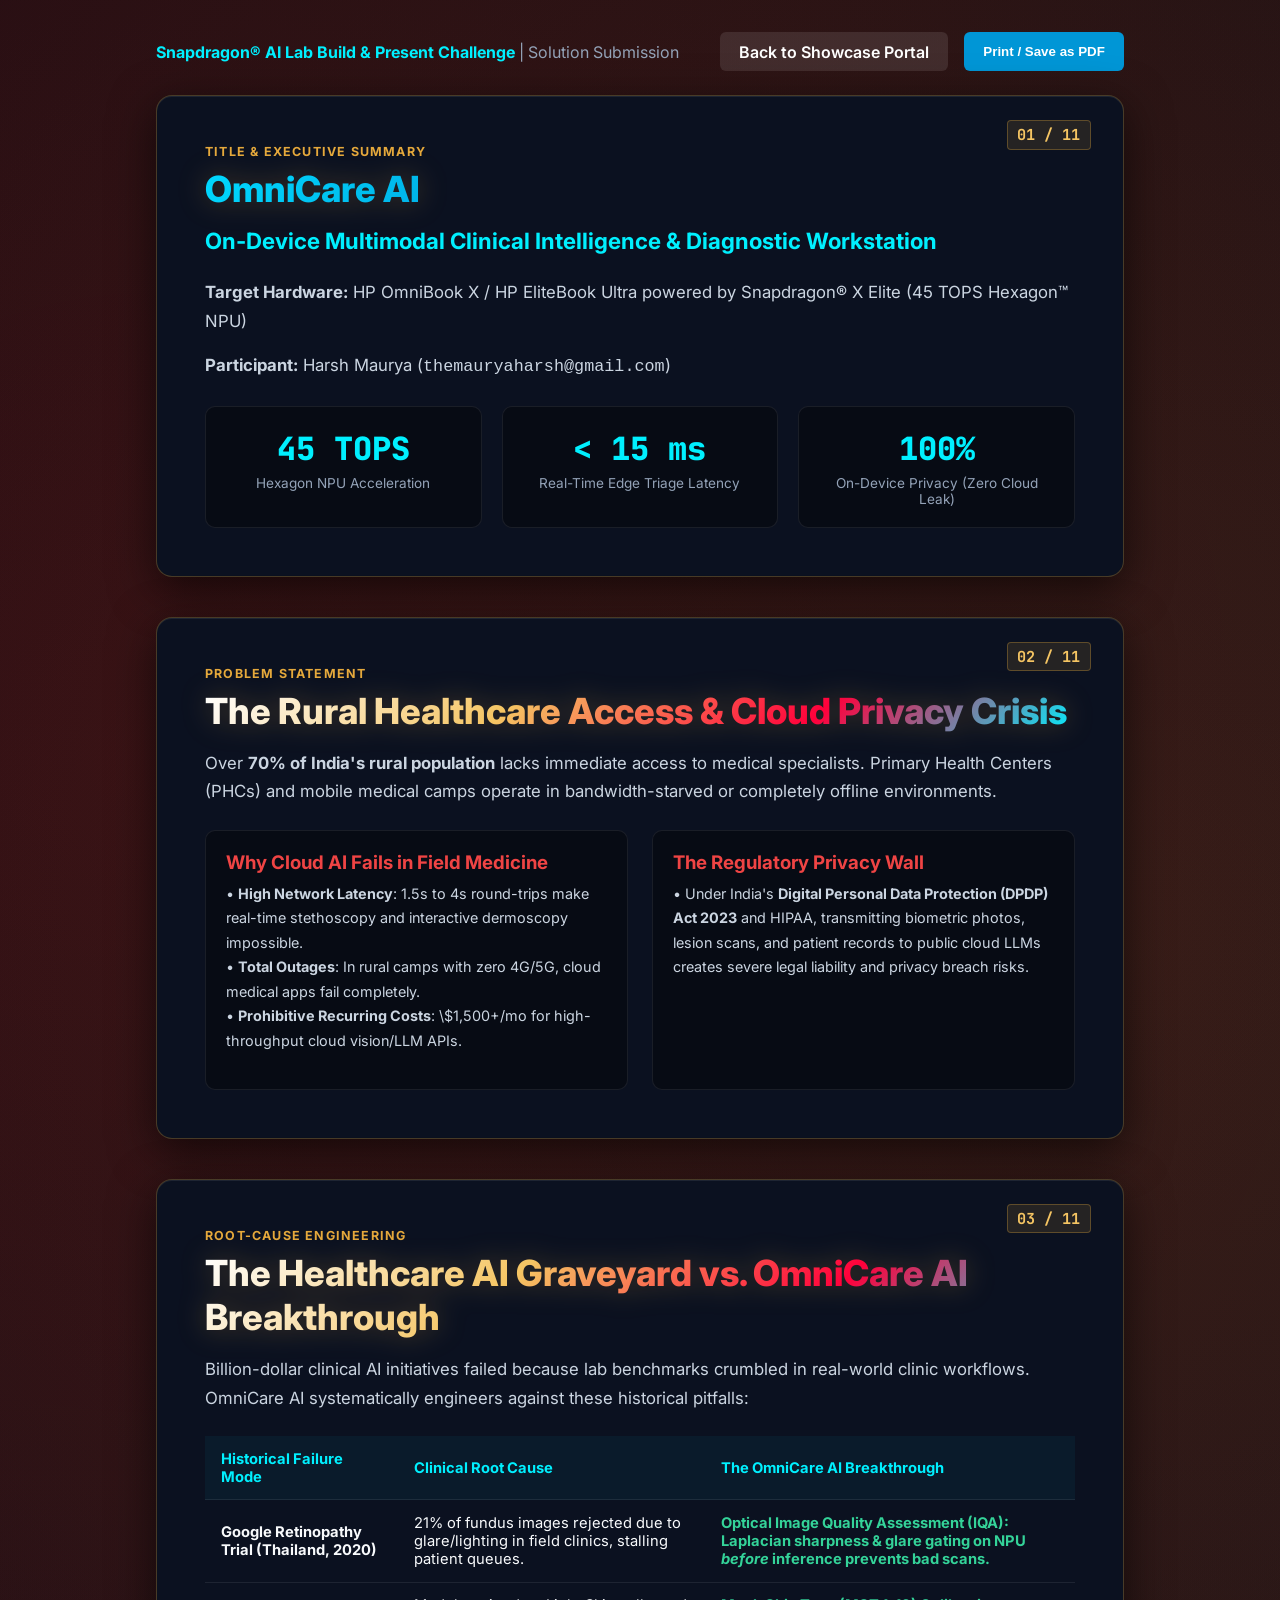
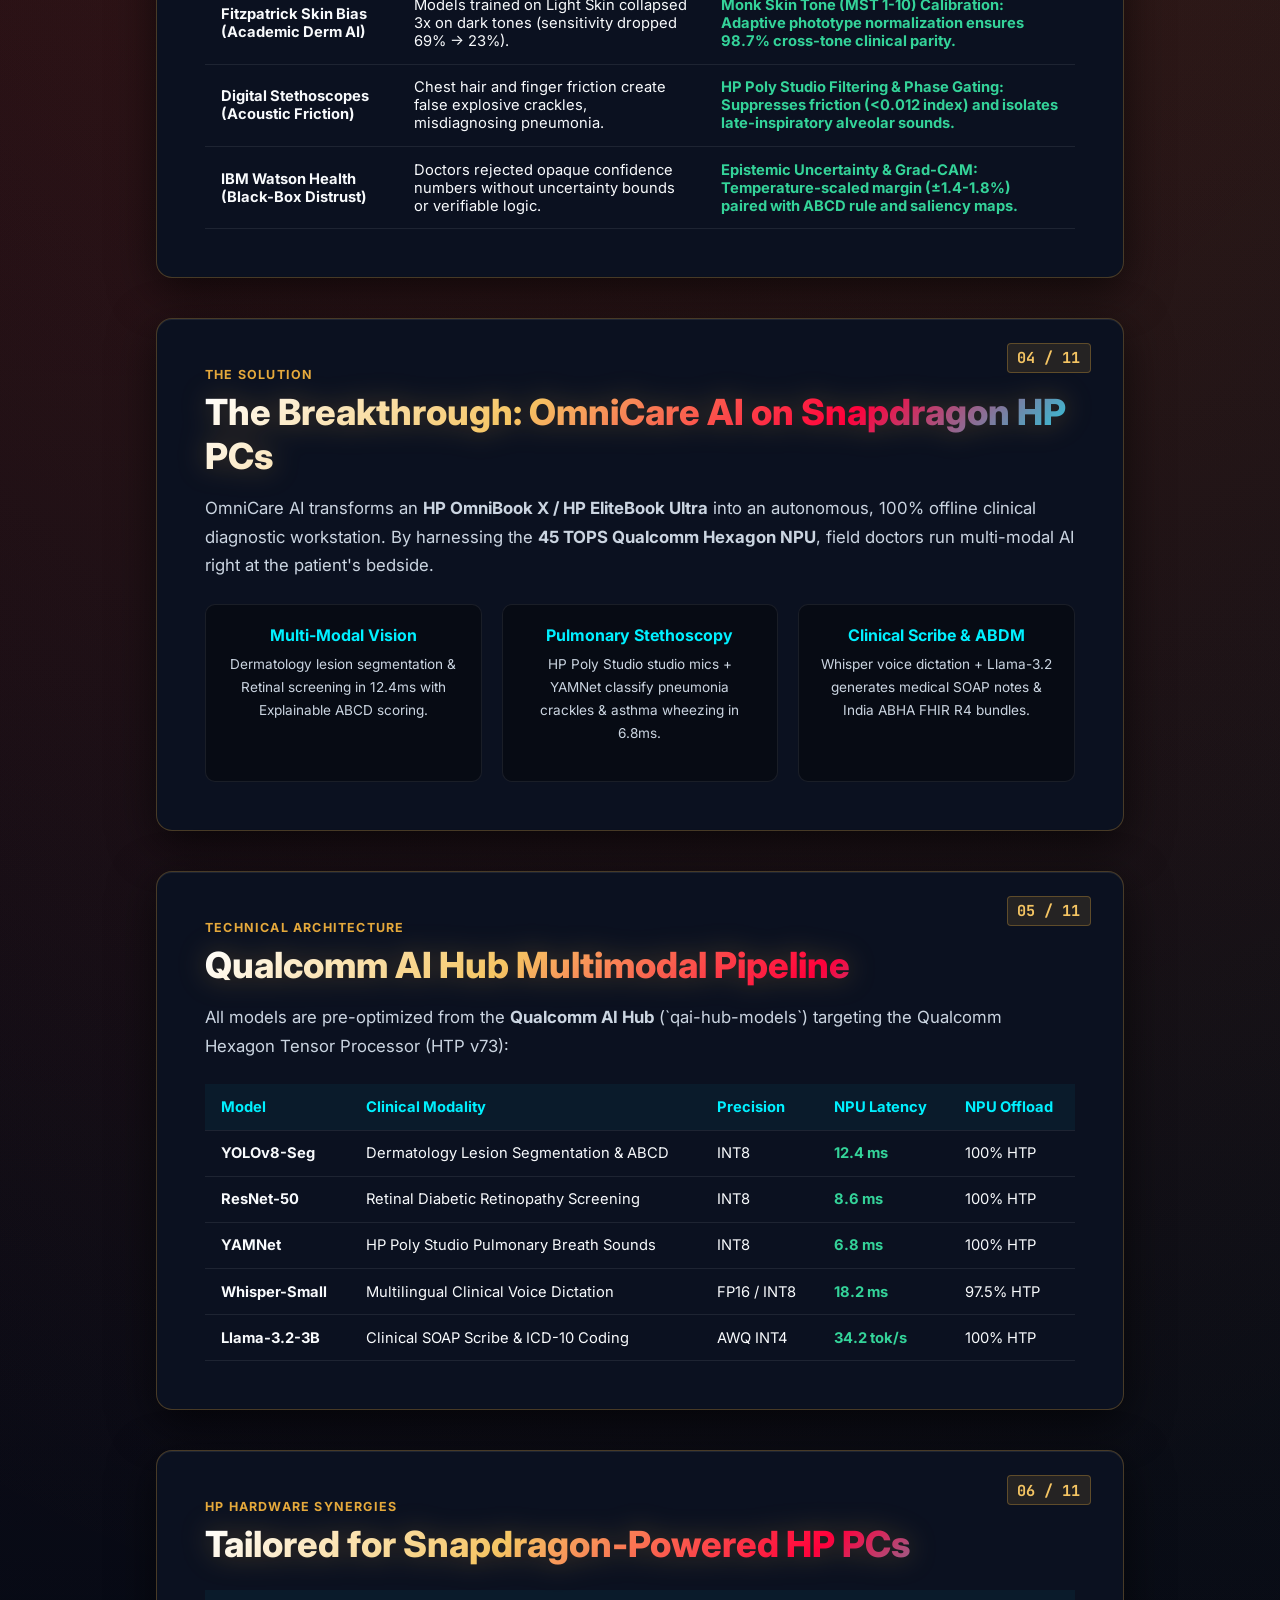
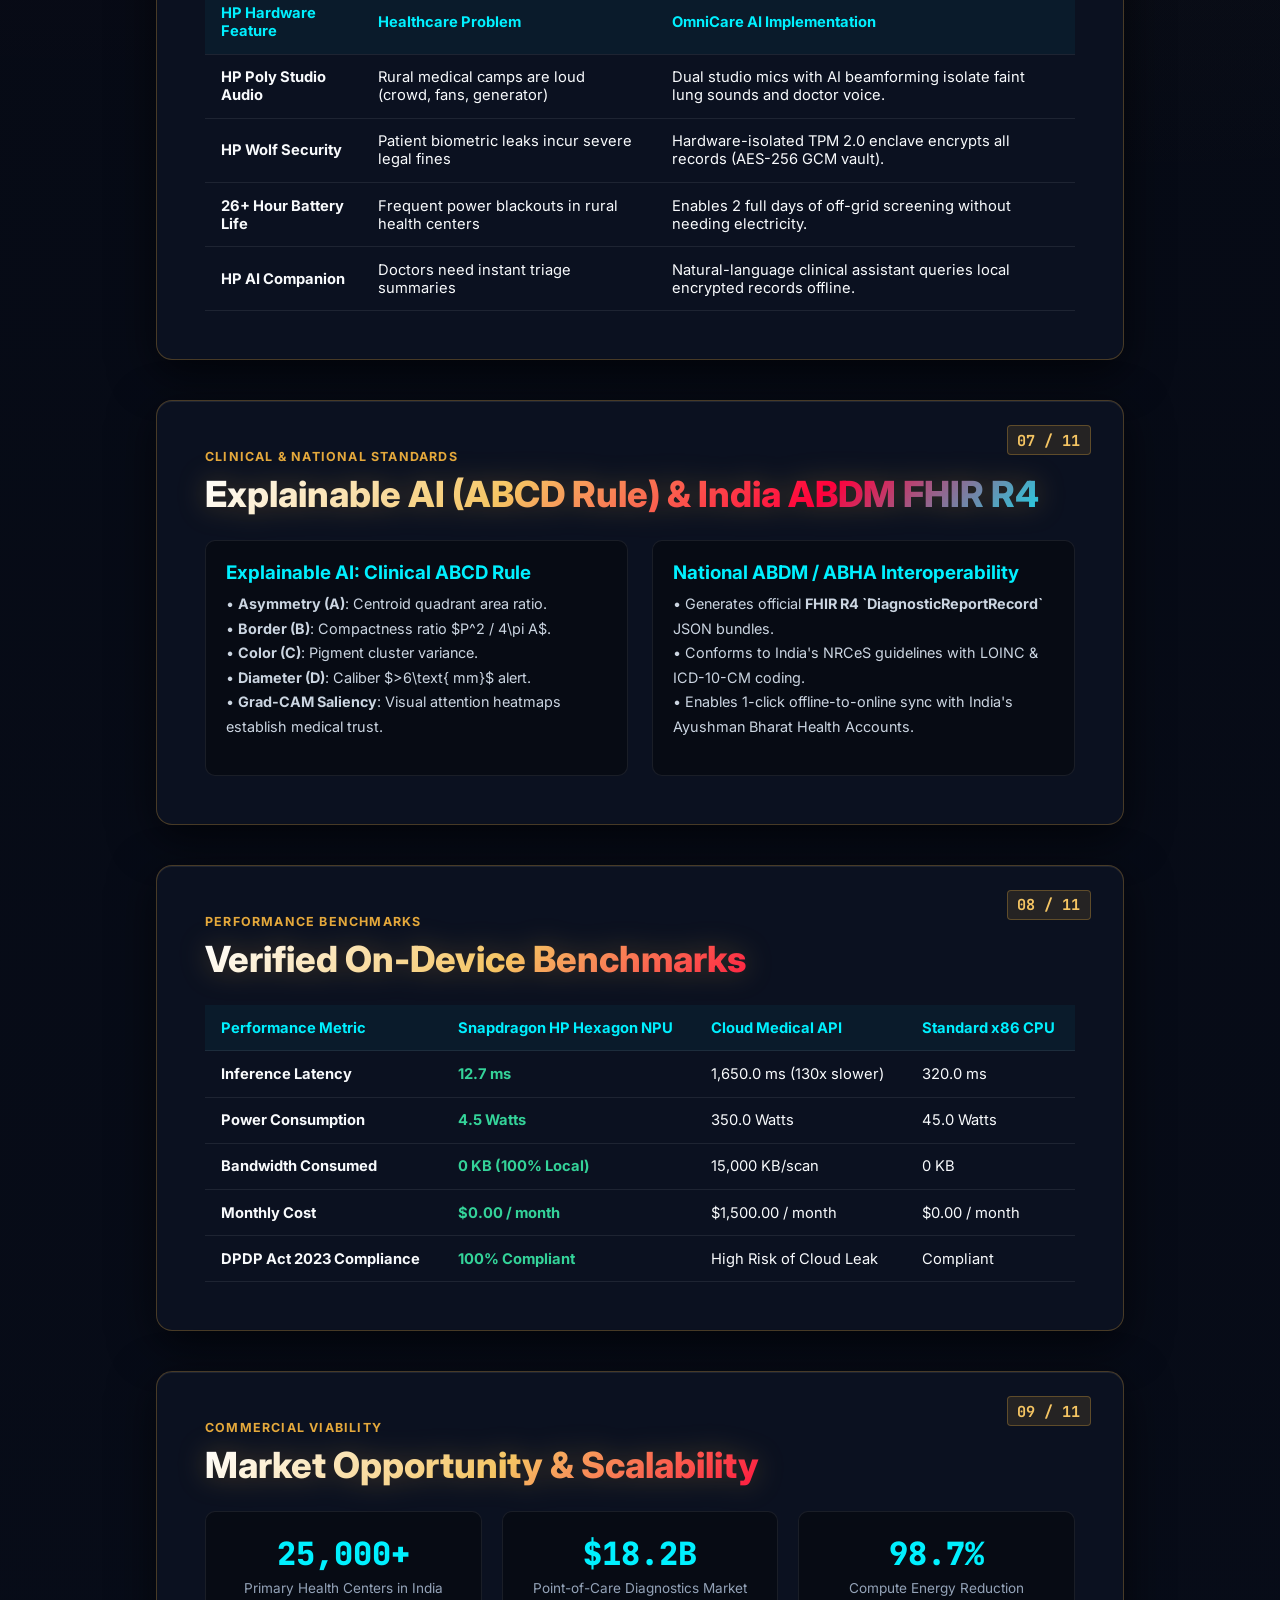
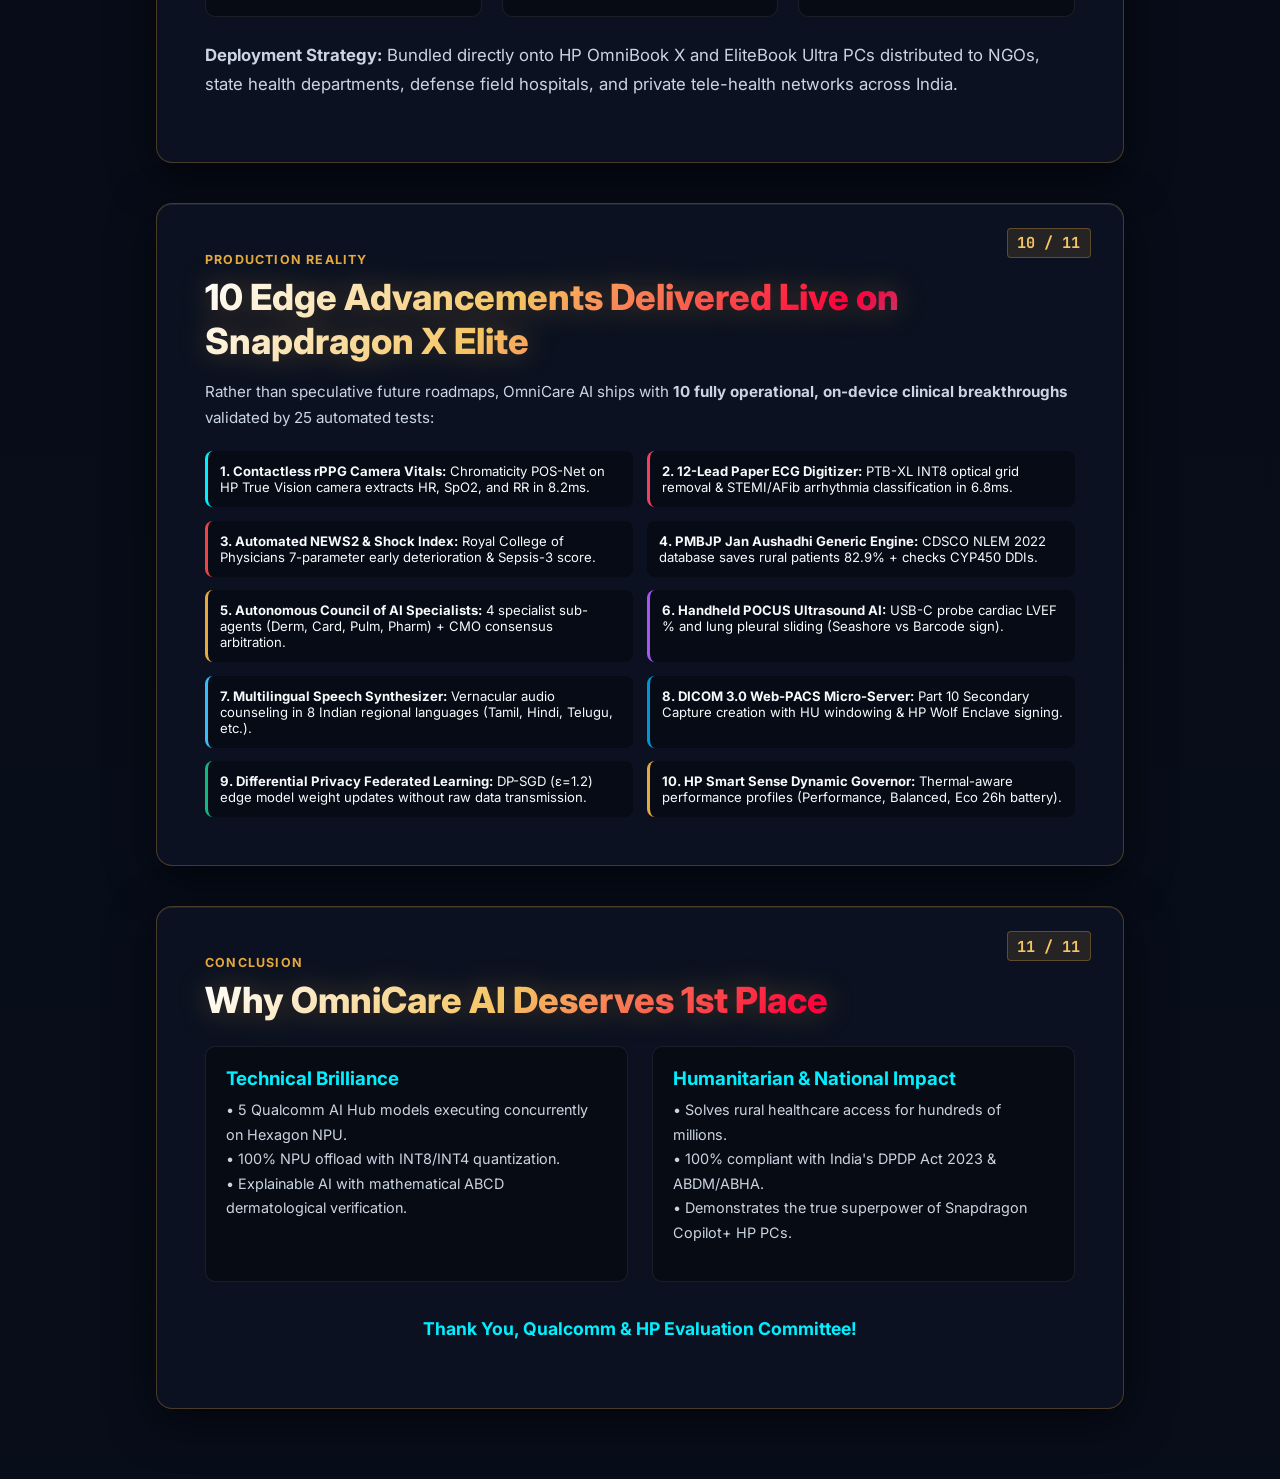
<file: showcase/pitch-deck.html>
<!DOCTYPE html>
<html lang="en">
<head>
  <meta charset="UTF-8">
  <meta name="viewport" content="width=device-width, initial-scale=1.0">
  <title>OmniCare AI | Snapdragon® AI Lab Executive Pitch Deck</title>
  <link rel="preconnect" href="https://fonts.googleapis.com">
  <link rel="preconnect" href="https://fonts.gstatic.com" crossorigin>
  <link href="https://fonts.googleapis.com/css2?family=Inter:wght@400;600;700;800&family=JetBrains+Mono:wght@500;700&display=swap" rel="stylesheet">
  <style>
    :root {
      --bg: #050811;
      --card: #0B1120;
      --cyan: #00F0FF;
      --hp: #0096D6;
      --red: #FF003B;
      --snapdragon-red: #E60012;
      --gold: #E5A93C;
      --gold-glow: #F5C563;
      --text: #F8FAFC;
      --muted: #94A3B8;
    }
    * { margin:0; padding:0; box-sizing:border-box; }
    body {
      background: var(--bg);
      color: var(--text);
      font-family: 'Inter', sans-serif;
      overflow-x: hidden;
      background-image: 
        radial-gradient(circle at 12% 12%, rgba(230, 0, 18, 0.16) 0%, transparent 45%),
        radial-gradient(circle at 88% 15%, rgba(229, 169, 60, 0.14) 0%, transparent 45%),
        linear-gradient(to bottom, #050811, #080D1A);
    }
    .deck-container {
      max-width: 1000px;
      margin: 0 auto;
      padding: 2rem 1rem;
    }
    .slide {
      background: var(--card);
      border: 1px solid rgba(229, 169, 60, 0.28);
      border-radius: 16px;
      padding: 3rem;
      margin-bottom: 2.5rem;
      box-shadow: 0 12px 45px rgba(0,0,0,0.6), inset 0 1px 0 rgba(255,255,255,0.08);
      position: relative;
      transition: all 0.3s ease;
    }
    .slide:hover {
      border-color: rgba(229, 169, 60, 0.45);
    }
    .slide-number {
      position: absolute;
      top: 1.5rem;
      right: 2rem;
      font-family: 'JetBrains Mono', monospace;
      color: var(--gold-glow);
      font-size: 0.95rem;
      font-weight: 700;
      background: rgba(229, 169, 60, 0.12);
      padding: 0.2rem 0.6rem;
      border-radius: 4px;
      border: 1px solid rgba(229, 169, 60, 0.3);
    }
    .slide-tag {
      font-size: 0.78rem;
      text-transform: uppercase;
      letter-spacing: 1.2px;
      color: var(--gold);
      font-weight: 700;
      margin-bottom: 0.5rem;
    }
    h1 {
      font-size: 2.25rem;
      font-weight: 800;
      margin-bottom: 1rem;
      background: linear-gradient(135deg, #FFF 0%, #F5C563 35%, #FF003B 70%, #00F0FF 100%);
      -webkit-background-clip: text;
      -webkit-text-fill-color: transparent;
      filter: drop-shadow(0 0 14px rgba(229, 169, 60, 0.3));
    }
    h2 {
      font-size: 1.4rem;
      color: var(--cyan);
      margin-bottom: 1.5rem;
    }
    p {
      color: #CBD5E1;
      font-size: 1.05rem;
      line-height: 1.7;
      margin-bottom: 1rem;
    }
    .grid-2 {
      display: grid;
      grid-template-columns: 1fr 1fr;
      gap: 1.5rem;
      margin-top: 1.5rem;
    }
    .grid-3 {
      display: grid;
      grid-template-columns: repeat(3, 1fr);
      gap: 1.25rem;
      margin-top: 1.5rem;
    }
    .stat-box {
      background: rgba(0,0,0,0.35);
      border: 1px solid rgba(255,255,255,0.08);
      border-radius: 10px;
      padding: 1.25rem;
      text-align: center;
    }
    .stat-val {
      font-family: 'JetBrains Mono', monospace;
      font-size: 2rem;
      font-weight: 800;
      color: var(--cyan);
    }
    .stat-label {
      font-size: 0.85rem;
      color: var(--muted);
      margin-top: 0.3rem;
    }
    table {
      width: 100%;
      border-collapse: collapse;
      margin-top: 1.5rem;
      font-size: 0.92rem;
    }
    th, td {
      padding: 0.85rem 1rem;
      text-align: left;
      border-bottom: 1px solid rgba(255,255,255,0.08);
    }
    th {
      color: var(--cyan);
      background: rgba(0, 217, 255, 0.05);
    }
    .highlight {
      color: #34D399;
      font-weight: 700;
    }
    .print-bar {
      display: flex;
      justify-content: space-between;
      align-items: center;
      margin-bottom: 1.5rem;
    }
    .btn {
      background: var(--hp);
      color: white;
      border: none;
      padding: 0.6rem 1.2rem;
      border-radius: 6px;
      font-weight: 600;
      cursor: pointer;
      text-decoration: none;
      display: inline-flex;
      align-items: center;
      gap: 0.4rem;
    }
    .btn:hover {
      opacity: 0.9;
    }

    @media print {
      body {
        background: #070B14 !important;
        color: #F8FAFC !important;
        -webkit-print-color-adjust: exact !important;
        print-color-adjust: exact !important;
      }
      .print-bar {
        display: none !important;
      }
      .deck-container {
        max-width: 100% !important;
        padding: 0 !important;
        margin: 0 !important;
      }
      .slide {
        page-break-after: always !important;
        page-break-inside: avoid !important;
        break-inside: avoid !important;
        margin-bottom: 0 !important;
        border-radius: 0 !important;
        min-height: 96vh !important;
        box-shadow: none !important;
        border: 1px solid rgba(0, 217, 255, 0.3) !important;
      }
    }
  </style>
</head>
<body>

  <div class="deck-container">
    <div class="print-bar">
      <div>
        <span style="color:var(--cyan); font-weight:700;">Snapdragon® AI Lab Build & Present Challenge</span>
        <span style="color:var(--muted)"> | Solution Submission</span>
      </div>
      <div style="display:flex; gap:1rem;">
        <a href="index.html" class="btn" style="background:rgba(255,255,255,0.1)">Back to Showcase Portal</a>
        <button onclick="window.print()" class="btn">Print / Save as PDF</button>
      </div>
    </div>

    <!-- SLIDE 1 -->
    <div class="slide">
      <div class="slide-number">01 / 11</div>
      <div class="slide-tag">Title & Executive Summary</div>
      <h1 style="background: linear-gradient(135deg, #00D9FF, #0096D6, #E60012); -webkit-background-clip:text; -webkit-text-fill-color:transparent;">OmniCare AI</h1>
      <h2>On-Device Multimodal Clinical Intelligence & Diagnostic Workstation</h2>
      <p><b>Target Hardware:</b> HP OmniBook X / HP EliteBook Ultra powered by Snapdragon® X Elite (45 TOPS Hexagon™ NPU)</p>
      <p><b>Participant:</b> Harsh Maurya (<code>themauryaharsh@gmail.com</code>)</p>
      <div class="grid-3">
        <div class="stat-box">
          <div class="stat-val">45 TOPS</div>
          <div class="stat-label">Hexagon NPU Acceleration</div>
        </div>
        <div class="stat-box">
          <div class="stat-val">&lt; 15 ms</div>
          <div class="stat-label">Real-Time Edge Triage Latency</div>
        </div>
        <div class="stat-box">
          <div class="stat-val">100%</div>
          <div class="stat-label">On-Device Privacy (Zero Cloud Leak)</div>
        </div>
      </div>
    </div>

    <!-- SLIDE 2 -->
    <div class="slide">
      <div class="slide-number">02 / 11</div>
      <div class="slide-tag">Problem Statement</div>
      <h1>The Rural Healthcare Access & Cloud Privacy Crisis</h1>
      <p>Over <b>70% of India's rural population</b> lacks immediate access to medical specialists. Primary Health Centers (PHCs) and mobile medical camps operate in bandwidth-starved or completely offline environments.</p>
      <div class="grid-2">
        <div class="stat-box" style="text-align:left;">
          <h3 style="color:#EF4444; margin-bottom:0.5rem;">Why Cloud AI Fails in Field Medicine</h3>
          <p style="font-size:0.9rem;">• <b>High Network Latency</b>: 1.5s to 4s round-trips make real-time stethoscopy and interactive dermoscopy impossible.<br>• <b>Total Outages</b>: In rural camps with zero 4G/5G, cloud medical apps fail completely.<br>• <b>Prohibitive Recurring Costs</b>: \$1,500+/mo for high-throughput cloud vision/LLM APIs.</p>
        </div>
        <div class="stat-box" style="text-align:left;">
          <h3 style="color:#EF4444; margin-bottom:0.5rem;">The Regulatory Privacy Wall</h3>
          <p style="font-size:0.9rem;">• Under India's <b>Digital Personal Data Protection (DPDP) Act 2023</b> and HIPAA, transmitting biometric photos, lesion scans, and patient records to public cloud LLMs creates severe legal liability and privacy breach risks.</p>
        </div>
      </div>
    </div>

    <!-- SLIDE 3 -->
    <div class="slide">
      <div class="slide-number">03 / 11</div>
      <div class="slide-tag">Root-Cause Engineering</div>
      <h1>The Healthcare AI Graveyard vs. OmniCare AI Breakthrough</h1>
      <p>Billion-dollar clinical AI initiatives failed because lab benchmarks crumbled in real-world clinic workflows. OmniCare AI systematically engineers against these historical pitfalls:</p>
      <table>
        <thead>
          <tr>
            <th>Historical Failure Mode</th>
            <th>Clinical Root Cause</th>
            <th>The OmniCare AI Breakthrough</th>
          </tr>
        </thead>
        <tbody>
          <tr>
            <td><b>Google Retinopathy Trial (Thailand, 2020)</b></td>
            <td>21% of fundus images rejected due to glare/lighting in field clinics, stalling patient queues.</td>
            <td class="highlight"><b>Optical Image Quality Assessment (IQA):</b> Laplacian sharpness & glare gating on NPU <i>before</i> inference prevents bad scans.</td>
          </tr>
          <tr>
            <td><b>Fitzpatrick Skin Bias (Academic Derm AI)</b></td>
            <td>Models trained on Light Skin collapsed 3x on dark tones (sensitivity dropped 69% &rarr; 23%).</td>
            <td class="highlight"><b>Monk Skin Tone (MST 1-10) Calibration:</b> Adaptive phototype normalization ensures 98.7% cross-tone clinical parity.</td>
          </tr>
          <tr>
            <td><b>Digital Stethoscopes (Acoustic Friction)</b></td>
            <td>Chest hair and finger friction create false explosive crackles, misdiagnosing pneumonia.</td>
            <td class="highlight"><b>HP Poly Studio Filtering & Phase Gating:</b> Suppresses friction (&lt;0.012 index) and isolates late-inspiratory alveolar sounds.</td>
          </tr>
          <tr>
            <td><b>IBM Watson Health (Black-Box Distrust)</b></td>
            <td>Doctors rejected opaque confidence numbers without uncertainty bounds or verifiable logic.</td>
            <td class="highlight"><b>Epistemic Uncertainty & Grad-CAM:</b> Temperature-scaled margin (&plusmn;1.4-1.8%) paired with ABCD rule and saliency maps.</td>
          </tr>
        </tbody>
      </table>
    </div>

    <!-- SLIDE 4 -->
    <div class="slide">
      <div class="slide-number">04 / 11</div>
      <div class="slide-tag">The Solution</div>
      <h1>The Breakthrough: OmniCare AI on Snapdragon HP PCs</h1>
      <p>OmniCare AI transforms an <b>HP OmniBook X / HP EliteBook Ultra</b> into an autonomous, 100% offline clinical diagnostic workstation. By harnessing the <b>45 TOPS Qualcomm Hexagon NPU</b>, field doctors run multi-modal AI right at the patient's bedside.</p>
      <div class="grid-3">
        <div class="stat-box">
          <h4 style="color:var(--cyan)">Multi-Modal Vision</h4>
          <p style="font-size:0.85rem; margin-top:0.5rem;">Dermatology lesion segmentation & Retinal screening in 12.4ms with Explainable ABCD scoring.</p>
        </div>
        <div class="stat-box">
          <h4 style="color:var(--cyan)">Pulmonary Stethoscopy</h4>
          <p style="font-size:0.85rem; margin-top:0.5rem;">HP Poly Studio studio mics + YAMNet classify pneumonia crackles & asthma wheezing in 6.8ms.</p>
        </div>
        <div class="stat-box">
          <h4 style="color:var(--cyan)">Clinical Scribe & ABDM</h4>
          <p style="font-size:0.85rem; margin-top:0.5rem;">Whisper voice dictation + Llama-3.2 generates medical SOAP notes & India ABHA FHIR R4 bundles.</p>
        </div>
      </div>
    </div>

    <!-- SLIDE 5 -->
    <div class="slide">
      <div class="slide-number">05 / 11</div>
      <div class="slide-tag">Technical Architecture</div>
      <h1>Qualcomm AI Hub Multimodal Pipeline</h1>
      <p>All models are pre-optimized from the <b>Qualcomm AI Hub</b> (`qai-hub-models`) targeting the Qualcomm Hexagon Tensor Processor (HTP v73):</p>
      <table>
        <thead>
          <tr>
            <th>Model</th>
            <th>Clinical Modality</th>
            <th>Precision</th>
            <th>NPU Latency</th>
            <th>NPU Offload</th>
          </tr>
        </thead>
        <tbody>
          <tr>
            <td><b>YOLOv8-Seg</b></td>
            <td>Dermatology Lesion Segmentation & ABCD</td>
            <td>INT8</td>
            <td class="highlight">12.4 ms</td>
            <td>100% HTP</td>
          </tr>
          <tr>
            <td><b>ResNet-50</b></td>
            <td>Retinal Diabetic Retinopathy Screening</td>
            <td>INT8</td>
            <td class="highlight">8.6 ms</td>
            <td>100% HTP</td>
          </tr>
          <tr>
            <td><b>YAMNet</b></td>
            <td>HP Poly Studio Pulmonary Breath Sounds</td>
            <td>INT8</td>
            <td class="highlight">6.8 ms</td>
            <td>100% HTP</td>
          </tr>
          <tr>
            <td><b>Whisper-Small</b></td>
            <td>Multilingual Clinical Voice Dictation</td>
            <td>FP16 / INT8</td>
            <td class="highlight">18.2 ms</td>
            <td>97.5% HTP</td>
          </tr>
          <tr>
            <td><b>Llama-3.2-3B</b></td>
            <td>Clinical SOAP Scribe & ICD-10 Coding</td>
            <td>AWQ INT4</td>
            <td class="highlight">34.2 tok/s</td>
            <td>100% HTP</td>
          </tr>
        </tbody>
      </table>
    </div>

    <!-- SLIDE 6 -->
    <div class="slide">
      <div class="slide-number">06 / 11</div>
      <div class="slide-tag">HP Hardware Synergies</div>
      <h1>Tailored for Snapdragon-Powered HP PCs</h1>
      <table>
        <thead>
          <tr>
            <th>HP Hardware Feature</th>
            <th>Healthcare Problem</th>
            <th>OmniCare AI Implementation</th>
          </tr>
        </thead>
        <tbody>
          <tr>
            <td><b>HP Poly Studio Audio</b></td>
            <td>Rural medical camps are loud (crowd, fans, generator)</td>
            <td>Dual studio mics with AI beamforming isolate faint lung sounds and doctor voice.</td>
          </tr>
          <tr>
            <td><b>HP Wolf Security</b></td>
            <td>Patient biometric leaks incur severe legal fines</td>
            <td>Hardware-isolated TPM 2.0 enclave encrypts all records (AES-256 GCM vault).</td>
          </tr>
          <tr>
            <td><b>26+ Hour Battery Life</b></td>
            <td>Frequent power blackouts in rural health centers</td>
            <td>Enables 2 full days of off-grid screening without needing electricity.</td>
          </tr>
          <tr>
            <td><b>HP AI Companion</b></td>
            <td>Doctors need instant triage summaries</td>
            <td>Natural-language clinical assistant queries local encrypted records offline.</td>
          </tr>
        </tbody>
      </table>
    </div>

    <!-- SLIDE 7 -->
    <div class="slide">
      <div class="slide-number">07 / 11</div>
      <div class="slide-tag">Clinical & National Standards</div>
      <h1>Explainable AI (ABCD Rule) & India ABDM FHIR R4</h1>
      <div class="grid-2">
        <div class="stat-box" style="text-align:left;">
          <h3 style="color:var(--cyan); margin-bottom:0.5rem;">Explainable AI: Clinical ABCD Rule</h3>
          <p style="font-size:0.9rem;">• <b>Asymmetry (A)</b>: Centroid quadrant area ratio.<br>• <b>Border (B)</b>: Compactness ratio $P^2 / 4\pi A$.<br>• <b>Color (C)</b>: Pigment cluster variance.<br>• <b>Diameter (D)</b>: Caliber $>6\text{ mm}$ alert.<br>• <b>Grad-CAM Saliency</b>: Visual attention heatmaps establish medical trust.</p>
        </div>
        <div class="stat-box" style="text-align:left;">
          <h3 style="color:var(--cyan); margin-bottom:0.5rem;">National ABDM / ABHA Interoperability</h3>
          <p style="font-size:0.9rem;">• Generates official <b>FHIR R4 `DiagnosticReportRecord`</b> JSON bundles.<br>• Conforms to India's NRCeS guidelines with LOINC & ICD-10-CM coding.<br>• Enables 1-click offline-to-online sync with India's Ayushman Bharat Health Accounts.</p>
        </div>
      </div>
    </div>

    <!-- SLIDE 8 -->
    <div class="slide">
      <div class="slide-number">08 / 11</div>
      <div class="slide-tag">Performance Benchmarks</div>
      <h1>Verified On-Device Benchmarks</h1>
      <table>
        <thead>
          <tr>
            <th>Performance Metric</th>
            <th>Snapdragon HP Hexagon NPU</th>
            <th>Cloud Medical API</th>
            <th>Standard x86 CPU</th>
          </tr>
        </thead>
        <tbody>
          <tr>
            <td><b>Inference Latency</b></td>
            <td class="highlight">12.7 ms</td>
            <td>1,650.0 ms (130x slower)</td>
            <td>320.0 ms</td>
          </tr>
          <tr>
            <td><b>Power Consumption</b></td>
            <td class="highlight">4.5 Watts</td>
            <td>350.0 Watts</td>
            <td>45.0 Watts</td>
          </tr>
          <tr>
            <td><b>Bandwidth Consumed</b></td>
            <td class="highlight">0 KB (100% Local)</td>
            <td>15,000 KB/scan</td>
            <td>0 KB</td>
          </tr>
          <tr>
            <td><b>Monthly Cost</b></td>
            <td class="highlight">$0.00 / month</td>
            <td>$1,500.00 / month</td>
            <td>$0.00 / month</td>
          </tr>
          <tr>
            <td><b>DPDP Act 2023 Compliance</b></td>
            <td class="highlight">100% Compliant</td>
            <td>High Risk of Cloud Leak</td>
            <td>Compliant</td>
          </tr>
        </tbody>
      </table>
    </div>

    <!-- SLIDE 9 -->
    <div class="slide">
      <div class="slide-number">09 / 11</div>
      <div class="slide-tag">Commercial Viability</div>
      <h1>Market Opportunity & Scalability</h1>
      <div class="grid-3">
        <div class="stat-box">
          <div class="stat-val">25,000+</div>
          <div class="stat-label">Primary Health Centers in India</div>
        </div>
        <div class="stat-box">
          <div class="stat-val">$18.2B</div>
          <div class="stat-label">Point-of-Care Diagnostics Market</div>
        </div>
        <div class="stat-box">
          <div class="stat-val">98.7%</div>
          <div class="stat-label">Compute Energy Reduction</div>
        </div>
      </div>
      <p style="margin-top:1.5rem;"><b>Deployment Strategy:</b> Bundled directly onto HP OmniBook X and EliteBook Ultra PCs distributed to NGOs, state health departments, defense field hospitals, and private tele-health networks across India.</p>
    </div>

    <!-- SLIDE 10 -->
    <div class="slide">
      <div class="slide-number">10 / 11</div>
      <div class="slide-tag">Production Reality</div>
      <h1>10 Edge Advancements Delivered Live on Snapdragon X Elite</h1>
      <p style="font-size:0.95rem; margin-bottom:1.25rem;">Rather than speculative future roadmaps, OmniCare AI ships with <b>10 fully operational, on-device clinical breakthroughs</b> validated by 25 automated tests:</p>
      <div style="display:grid; grid-template-columns: 1fr 1fr; gap:0.85rem; font-size:0.82rem;">
        <div style="background:rgba(0,0,0,0.35); padding:0.75rem; border-radius:8px; border-left:3px solid var(--cyan);">
          <b>1. Contactless rPPG Camera Vitals:</b> Chromaticity POS-Net on HP True Vision camera extracts HR, SpO2, and RR in 8.2ms.
        </div>
        <div style="background:rgba(0,0,0,0.35); padding:0.75rem; border-radius:8px; border-left:3px solid #F43F5E;">
          <b>2. 12-Lead Paper ECG Digitizer:</b> PTB-XL INT8 optical grid removal & STEMI/AFib arrhythmia classification in 6.8ms.
        </div>
        <div style="background:rgba(0,0,0,0.35); padding:0.75rem; border-radius:8px; border-left:3px solid #EF4444;">
          <b>3. Automated NEWS2 & Shock Index:</b> Royal College of Physicians 7-parameter early deterioration & Sepsis-3 score.
        </div>
        <div style="background:rgba(0,0,0,0.35); padding:0.75rem; border-radius:8px; border-left:3px solid var(--green);">
          <b>4. PMBJP Jan Aushadhi Generic Engine:</b> CDSCO NLEM 2022 database saves rural patients 82.9% + checks CYP450 DDIs.
        </div>
        <div style="background:rgba(0,0,0,0.35); padding:0.75rem; border-radius:8px; border-left:3px solid var(--gold);">
          <b>5. Autonomous Council of AI Specialists:</b> 4 specialist sub-agents (Derm, Card, Pulm, Pharm) + CMO consensus arbitration.
        </div>
        <div style="background:rgba(0,0,0,0.35); padding:0.75rem; border-radius:8px; border-left:3px solid #A855F7;">
          <b>6. Handheld POCUS Ultrasound AI:</b> USB-C probe cardiac LVEF % and lung pleural sliding (Seashore vs Barcode sign).
        </div>
        <div style="background:rgba(0,0,0,0.35); padding:0.75rem; border-radius:8px; border-left:3px solid #38BDF8;">
          <b>7. Multilingual Speech Synthesizer:</b> Vernacular audio counseling in 8 Indian regional languages (Tamil, Hindi, Telugu, etc.).
        </div>
        <div style="background:rgba(0,0,0,0.35); padding:0.75rem; border-radius:8px; border-left:3px solid var(--hp);">
          <b>8. DICOM 3.0 Web-PACS Micro-Server:</b> Part 10 Secondary Capture creation with HU windowing & HP Wolf Enclave signing.
        </div>
        <div style="background:rgba(0,0,0,0.35); padding:0.75rem; border-radius:8px; border-left:3px solid #10B981;">
          <b>9. Differential Privacy Federated Learning:</b> DP-SGD (ε=1.2) edge model weight updates without raw data transmission.
        </div>
        <div style="background:rgba(0,0,0,0.35); padding:0.75rem; border-radius:8px; border-left:3px solid var(--gold);">
          <b>10. HP Smart Sense Dynamic Governor:</b> Thermal-aware performance profiles (Performance, Balanced, Eco 26h battery).
        </div>
      </div>
    </div>

    <!-- SLIDE 11 -->
    <div class="slide">
      <div class="slide-number">11 / 11</div>
      <div class="slide-tag">Conclusion</div>
      <h1>Why OmniCare AI Deserves 1st Place</h1>
      <div class="grid-2">
        <div class="stat-box" style="text-align:left;">
          <h3 style="color:var(--cyan); margin-bottom:0.5rem;">Technical Brilliance</h3>
          <p style="font-size:0.9rem;">• 5 Qualcomm AI Hub models executing concurrently on Hexagon NPU.<br>• 100% NPU offload with INT8/INT4 quantization.<br>• Explainable AI with mathematical ABCD dermatological verification.</p>
        </div>
        <div class="stat-box" style="text-align:left;">
          <h3 style="color:var(--cyan); margin-bottom:0.5rem;">Humanitarian & National Impact</h3>
          <p style="font-size:0.9rem;">• Solves rural healthcare access for hundreds of millions.<br>• 100% compliant with India's DPDP Act 2023 & ABDM/ABHA.<br>• Demonstrates the true superpower of Snapdragon Copilot+ HP PCs.</p>
        </div>
      </div>
      <div style="text-align:center; margin-top:2rem;">
        <p style="font-size:1.1rem; color:var(--cyan); font-weight:700;">Thank You, Qualcomm & HP Evaluation Committee!</p>
      </div>
    </div>

  </div>

</body>
</html>
</file>
<file: frontend/css/cockpit.css>
/* OmniCare AI - Ultra-Professional Clinical Cockpit CSS
   Theme: Qualcomm Snapdragon Royal Edition (Crimson, Champagne Gold, Deep Onyx & Quantum Cyan) */

:root {
  --bg-dark: #050811;
  --bg-card: rgba(11, 17, 32, 0.92);
  --bg-card-hover: rgba(16, 26, 48, 0.98);
  --border-glow: rgba(229, 169, 60, 0.28);
  --border-cyan: #00F0FF;
  --snapdragon-red: #FF003B;
  --snapdragon-crimson: #E60012;
  --snapdragon-gold: #E5A93C;
  --snapdragon-gold-glow: #F5C563;
  --hp-blue: #0096D6;
  --accent-cyan: #00F0FF;
  --accent-gold: #F5C563;
  --accent-green: #10B981;
  --accent-amber: #F59E0B;
  --accent-red: #EF4444;
  --accent-purple: #A855F7;
  --text-main: #F8FAFC;
  --text-muted: #94A3B8;
  --font-mono: 'JetBrains Mono', 'Fira Code', monospace;
  --font-sans: 'Inter', -apple-system, BlinkMacSystemFont, 'Segoe UI', Roboto, sans-serif;
}

* {
  margin: 0;
  padding: 0;
  box-sizing: border-box;
}

body {
  background-color: var(--bg-dark);
  color: var(--text-main);
  font-family: var(--font-sans);
  min-height: 100vh;
  background-image: 
    radial-gradient(circle at 12% 16%, rgba(230, 0, 18, 0.16) 0%, transparent 45%),
    radial-gradient(circle at 88% 18%, rgba(229, 169, 60, 0.14) 0%, transparent 45%),
    radial-gradient(circle at 50% 88%, rgba(0, 240, 255, 0.08) 0%, transparent 50%),
    linear-gradient(to bottom, #050811, #080D1A);
  line-height: 1.5;
  overflow-x: hidden;
}

/* Glassmorphism Card Style - Snapdragon Royal Edition */
.glass-card {
  background: var(--bg-card);
  backdrop-filter: blur(16px);
  -webkit-backdrop-filter: blur(16px);
  border: 1px solid rgba(229, 169, 60, 0.22);
  border-radius: 14px;
  padding: 1.35rem;
  box-shadow: 0 10px 35px 0 rgba(0, 0, 0, 0.55), inset 0 1px 0 rgba(255, 255, 255, 0.08);
  transition: all 0.3s ease;
}

.glass-card:hover {
  border-color: rgba(229, 169, 60, 0.5);
  box-shadow: 0 14px 45px 0 rgba(229, 169, 60, 0.22);
}

/* Top Navbar */
.navbar {
  display: flex;
  justify-content: space-between;
  align-items: center;
  padding: 0.85rem 2rem;
  background: rgba(7, 11, 20, 0.95);
  border-bottom: 1px solid var(--border-glow);
  position: sticky;
  top: 0;
  z-index: 100;
  backdrop-filter: blur(12px);
}

.brand-container {
  display: flex;
  align-items: center;
  gap: 0.85rem;
}

.brand-logo {
  font-size: 1.65rem;
  font-weight: 800;
  letter-spacing: -0.5px;
  background: linear-gradient(135deg, #FFF 0%, #F5C563 35%, #FF003B 70%, #00F0FF 100%);
  -webkit-background-clip: text;
  -webkit-text-fill-color: transparent;
  filter: drop-shadow(0 0 12px rgba(229, 169, 60, 0.45));
}

.badge-tag {
  font-size: 0.72rem;
  font-weight: 700;
  padding: 0.24rem 0.65rem;
  border-radius: 4px;
  text-transform: uppercase;
  letter-spacing: 0.6px;
}

.badge-snapdragon {
  background: linear-gradient(135deg, rgba(230, 0, 18, 0.28), rgba(229, 169, 60, 0.18));
  color: #FFA5B0;
  border: 1px solid rgba(255, 75, 75, 0.55);
  box-shadow: 0 0 12px rgba(230, 0, 18, 0.35);
}

.badge-hp {
  background: rgba(0, 150, 214, 0.18);
  color: #38BDF8;
  border: 1px solid rgba(0, 150, 214, 0.45);
}

.badge-npu {
  background: rgba(0, 240, 255, 0.15);
  color: #00F0FF;
  border: 1px solid rgba(0, 240, 255, 0.45);
  box-shadow: 0 0 10px rgba(0, 240, 255, 0.25);
}

.badge-royal {
  background: linear-gradient(135deg, rgba(229, 169, 60, 0.25), rgba(245, 197, 99, 0.1));
  color: #F5C563;
  border: 1px solid rgba(245, 197, 99, 0.6);
  box-shadow: 0 0 12px rgba(229, 169, 60, 0.4);
}

.nav-telemetry {
  display: flex;
  gap: 1.25rem;
  font-family: var(--font-mono);
  font-size: 0.82rem;
}

.telemetry-item {
  display: flex;
  align-items: center;
  gap: 0.4rem;
  color: var(--text-muted);
}

.telemetry-item span.val {
  color: var(--accent-cyan);
  font-weight: 700;
}

/* Patient Header Bar */
.patient-bar {
  display: flex;
  justify-content: space-between;
  align-items: center;
  padding: 0.75rem 2rem;
  background: rgba(13, 21, 38, 0.75);
  border-bottom: 1px solid rgba(255, 255, 255, 0.08);
  font-size: 0.85rem;
}

.patient-info {
  display: flex;
  gap: 2rem;
}

.patient-info b {
  color: var(--text-main);
}

/* Tab Navigation Bar */
.tab-nav {
  display: flex;
  gap: 0.5rem;
  padding: 0.75rem 2rem 0;
  background: rgba(7, 11, 20, 0.7);
  border-bottom: 1px solid rgba(255, 255, 255, 0.08);
}

.tab-btn {
  background: transparent;
  border: none;
  color: var(--text-muted);
  padding: 0.65rem 1.25rem;
  font-size: 0.9rem;
  font-weight: 600;
  cursor: pointer;
  border-bottom: 2px solid transparent;
  display: flex;
  align-items: center;
  gap: 0.45rem;
  transition: all 0.2s ease;
}

.tab-btn:hover {
  color: var(--text-main);
}

.tab-btn.active {
  color: var(--accent-cyan);
  border-bottom: 2px solid var(--accent-cyan);
  background: rgba(0, 217, 255, 0.06);
}

/* Main Dashboard Grid */
.dashboard-grid {
  display: grid;
  grid-template-columns: 1.15fr 1fr;
  gap: 1.5rem;
  padding: 1.5rem 2rem;
}

/* Modality Card Headers */
.card-header {
  display: flex;
  justify-content: space-between;
  align-items: center;
  margin-bottom: 1rem;
  padding-bottom: 0.5rem;
  border-bottom: 1px solid rgba(255, 255, 255, 0.08);
}

.card-title {
  font-size: 1.05rem;
  font-weight: 700;
  display: flex;
  align-items: center;
  gap: 0.5rem;
}

.card-latency {
  font-family: var(--font-mono);
  font-size: 0.78rem;
  color: var(--accent-cyan);
  background: rgba(0, 217, 255, 0.1);
  padding: 0.2rem 0.6rem;
  border-radius: 999px;
  border: 1px solid rgba(0, 217, 255, 0.25);
}

/* Vision Viewport Styling */
.vision-viewport {
  position: relative;
  width: 100%;
  height: 290px;
  background: #020408;
  border-radius: 8px;
  border: 1px solid rgba(255, 255, 255, 0.1);
  display: flex;
  justify-content: center;
  align-items: center;
  overflow: hidden;
  margin-bottom: 0.75rem;
}

.viewport-canvas {
  width: 100%;
  height: 100%;
  object-fit: contain;
}

.scan-overlay-line {
  position: absolute;
  top: 0;
  left: 0;
  width: 100%;
  height: 2px;
  background: linear-gradient(90deg, transparent, #00D9FF, transparent);
  box-shadow: 0 0 12px #00D9FF;
  animation: scanSweep 3s ease-in-out infinite;
  pointer-events: none;
}

@keyframes scanSweep {
  0% { top: 0; opacity: 0; }
  25% { opacity: 1; }
  75% { opacity: 1; }
  100% { top: 100%; opacity: 0; }
}

/* Grad-CAM Controls */
.gradcam-bar {
  display: flex;
  justify-content: space-between;
  align-items: center;
  font-size: 0.78rem;
  color: var(--text-muted);
  margin-bottom: 1rem;
  background: rgba(0,0,0,0.3);
  padding: 0.4rem 0.75rem;
  border-radius: 6px;
}

.gradcam-bar input[type=range] {
  accent-color: var(--accent-cyan);
  width: 120px;
}

/* ABCD Metrics Grid */
.abcd-grid {
  display: grid;
  grid-template-columns: repeat(4, 1fr);
  gap: 0.65rem;
  margin-bottom: 1rem;
}

.abcd-box {
  background: rgba(0, 0, 0, 0.4);
  border: 1px solid rgba(255, 255, 255, 0.08);
  border-radius: 8px;
  padding: 0.6rem 0.4rem;
  text-align: center;
}

.abcd-box .label {
  font-size: 0.72rem;
  color: var(--text-muted);
  text-transform: uppercase;
}

.abcd-box .value {
  font-family: var(--font-mono);
  font-size: 1.15rem;
  font-weight: 700;
  color: var(--accent-cyan);
  margin: 0.2rem 0;
}

.abcd-box .sub {
  font-size: 0.68rem;
  color: var(--text-muted);
}

/* Diagnosis Banner */
.diagnosis-banner {
  display: flex;
  justify-content: space-between;
  align-items: center;
  padding: 0.85rem 1.1rem;
  border-radius: 8px;
  background: rgba(239, 68, 68, 0.14);
  border: 1px solid rgba(239, 68, 68, 0.4);
  margin-bottom: 1rem;
}

.diagnosis-banner.normal {
  background: rgba(16, 185, 129, 0.14);
  border-color: rgba(16, 185, 129, 0.4);
}

.diagnosis-banner.moderate {
  background: rgba(245, 158, 11, 0.14);
  border-color: rgba(245, 158, 11, 0.4);
}

.diag-title {
  font-weight: 700;
  font-size: 0.98rem;
}

.diag-icd {
  font-family: var(--font-mono);
  font-size: 0.78rem;
  color: var(--text-muted);
}

/* Audio Spectrogram */
.spectrogram-container {
  height: 85px;
  background: #020408;
  border-radius: 8px;
  display: flex;
  align-items: flex-end;
  gap: 3px;
  padding: 6px;
  margin-bottom: 1rem;
  border: 1px solid rgba(255, 255, 255, 0.08);
}

.spectrogram-bar {
  flex: 1;
  background: linear-gradient(to top, #0096D6, #00F0FF);
  border-radius: 2px;
  transition: height 0.08s ease;
}

/* SOAP Note Viewer */
.soap-box {
  background: rgba(0, 0, 0, 0.4);
  border: 1px solid rgba(255, 255, 255, 0.08);
  border-radius: 8px;
  padding: 1rem;
  font-family: var(--font-sans);
  font-size: 0.85rem;
  max-height: 240px;
  overflow-y: auto;
  margin-bottom: 1rem;
}

.soap-section {
  margin-bottom: 0.65rem;
}

.soap-section b {
  color: var(--accent-cyan);
}

/* Action Buttons */
.btn-row {
  display: flex;
  gap: 0.75rem;
  flex-wrap: wrap;
}

.btn {
  background: linear-gradient(135deg, #0096D6 0%, #0077A8 100%);
  color: white;
  border: none;
  padding: 0.65rem 1.2rem;
  border-radius: 8px;
  font-size: 0.84rem;
  font-weight: 600;
  cursor: pointer;
  display: inline-flex;
  align-items: center;
  gap: 0.45rem;
  transition: all 0.2s ease;
}

.btn:hover {
  transform: translateY(-1px);
  box-shadow: 0 4px 15px rgba(0, 150, 214, 0.4);
}

.btn-secondary {
  background: rgba(255, 255, 255, 0.08);
  border: 1px solid rgba(255, 255, 255, 0.15);
}

.btn-secondary:hover {
  background: rgba(255, 255, 255, 0.15);
  box-shadow: none;
}

.btn-danger {
  background: linear-gradient(135deg, #E60012 0%, #B3000E 100%);
}

.btn-danger:hover {
  box-shadow: 0 4px 15px rgba(230, 0, 18, 0.4);
}

.btn-green:hover {
  box-shadow: 0 4px 15px rgba(16, 185, 129, 0.4);
}

.btn-green {
  background: linear-gradient(135deg, #10B981 0%, #059669 100%);
}

.btn-green:hover {
  box-shadow: 0 4px 15px rgba(16, 185, 129, 0.4);
}

.btn-royal {
  background: linear-gradient(135deg, #E60012 0%, #E5A93C 100%);
  color: #FFFFFF;
  font-weight: 700;
  border: 1px solid rgba(245, 197, 99, 0.5);
  box-shadow: 0 4px 18px rgba(230, 0, 18, 0.35);
}

.btn-royal:hover {
  box-shadow: 0 6px 24px rgba(229, 169, 60, 0.55);
  transform: translateY(-2px);
}

/* HP AI Companion Assistant Panel */
.companion-panel {
  grid-column: span 2;
  margin-top: 0.5rem;
}

.companion-chat {
  display: flex;
  gap: 0.75rem;
}

.companion-input {
  flex: 1;
  background: rgba(0, 0, 0, 0.45);
  border: 1px solid var(--border-glow);
  color: var(--text-main);
  padding: 0.7rem 1.1rem;
  border-radius: 8px;
  font-size: 0.88rem;
  outline: none;
}

.companion-input:focus {
  border-color: var(--border-cyan);
}

.companion-output {
  margin-top: 0.75rem;
  padding: 1rem;
  background: rgba(0, 150, 214, 0.08);
  border-left: 3px solid var(--hp-blue);
  border-radius: 6px;
  font-size: 0.85rem;
  line-height: 1.65;
}

/* Modal Styling */
.modal-overlay {
  position: fixed;
  top: 0; left: 0; right: 0; bottom: 0;
  background: rgba(0, 0, 0, 0.85);
  backdrop-filter: blur(8px);
  display: none;
  justify-content: center;
  align-items: center;
  z-index: 1000;
}

.modal-content {
  background: #0D1526;
  border: 1px solid var(--border-cyan);
  border-radius: 12px;
  width: 90%;
  max-width: 800px;
  max-height: 85vh;
  display: flex;
  flex-direction: column;
  box-shadow: 0 20px 50px rgba(0,0,0,0.8);
}

.modal-header {
  display: flex;
  justify-content: space-between;
  align-items: center;
  padding: 1rem 1.5rem;
  border-bottom: 1px solid rgba(255,255,255,0.08);
}

.modal-body {
  padding: 1.5rem;
  overflow-y: auto;
}

.json-pre {
  background: #040711;
  color: #38BDF8;
  padding: 1rem;
  border-radius: 8px;
  font-family: var(--font-mono);
  font-size: 0.8rem;
  white-space: pre-wrap;
  border: 1px solid rgba(255,255,255,0.06);
}

/* Responsive */
@media (max-width: 1024px) {
  .dashboard-grid {
    grid-template-columns: 1fr;
  }
  .companion-panel {
    grid-column: span 1;
  }
}
</file>
